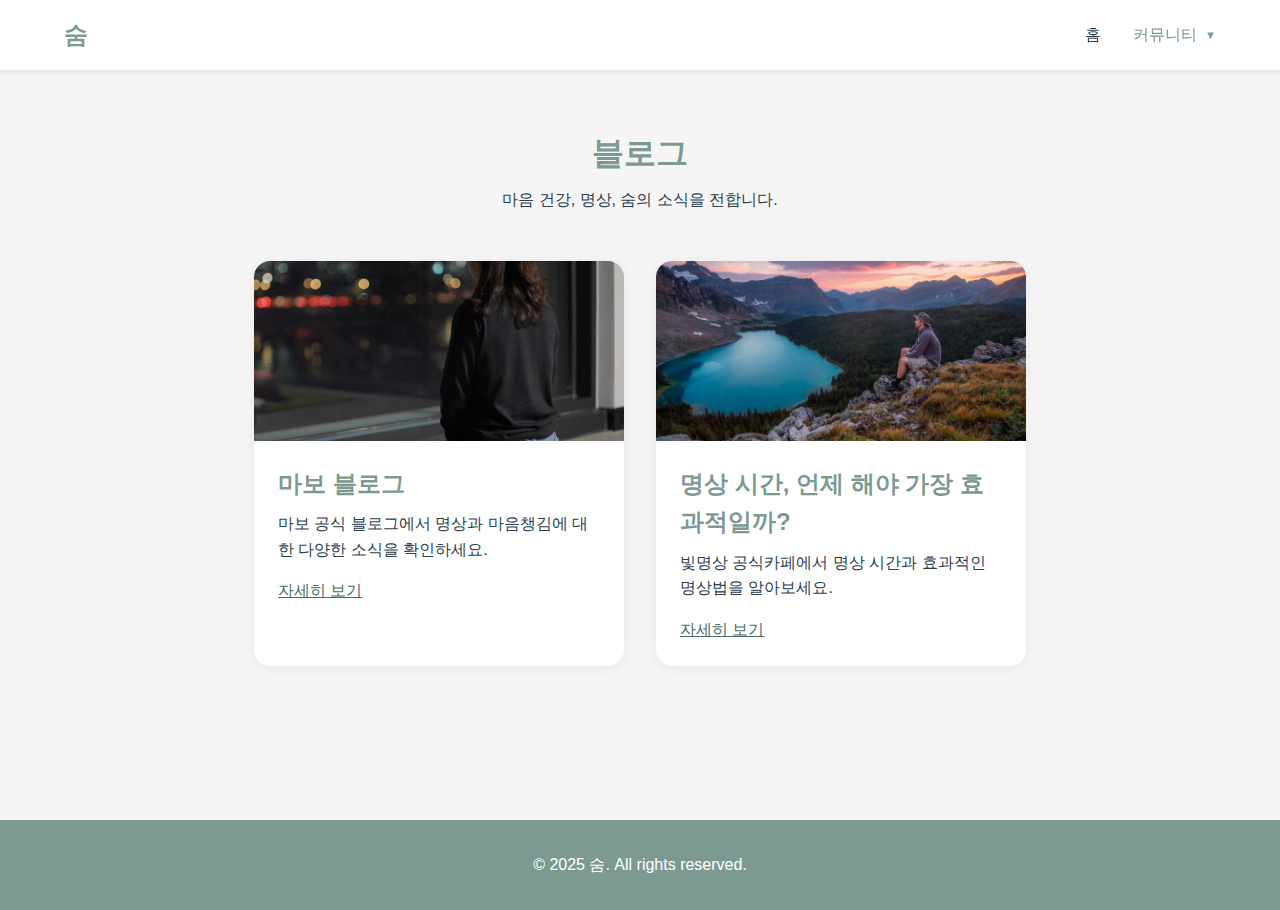
<file: blog.html>
<!DOCTYPE html>
<html lang="ko">
<head>
    <meta charset="UTF-8">
    <meta name="viewport" content="width=device-width, initial-scale=1.0">
    <title>숨 - 블로그</title>
    <link rel="stylesheet" href="css/style.css">
    <link rel="stylesheet" href="css/blog.css">
</head>
<body>
    <header>
        <nav class="navbar">
            <div class="logo">숨</div>
            <ul class="nav-links">
                <li><a href="index.html">홈</a></li>
                <li class="dropdown"><a href="#" class="dropdown-toggle active">커뮤니티    </a>
                    <ul class="dropdown-menu">
                        <li><a href="blog.html" class="active">블로그</a></li>
                        <li><a href="events.html">행사일정</a></li>
                        <li><a href="stories.html">고객 이야기</a></li>
                        <li><a href="research.html">연구자료</a></li>
                    </ul>
                </li>
            </ul>
        </nav>
    </header>
    <main>
        <section class="blog-header">
            <h1>블로그</h1>
            <p>마음 건강, 명상, 숨의 소식을 전합니다.</p>
        </section>
        <section class="blog-list">
            <article class="blog-card">
                <img src="assets/img/blg/blg1.jpeg" alt="명상 효과">
                <div class="blog-info">
                    <h2>마보 블로그</h2>
                    <p>마보 공식 블로그에서 명상과 마음챙김에 대한 다양한 소식을 확인하세요.</p>
                    <a href="https://www.mabopractice.com/blog/677e0baab1f9ce645be29aa8" target="_blank">자세히 보기</a>
                </div>
            </article>
            <article class="blog-card">
                <img src="assets/img/blg/blg2.jpg" alt="마음챙김 실천법">
                <div class="blog-info">
                    <h2>명상 시간, 언제 해야 가장 효과적일까?</h2>
                    <p>빛명상 공식카페에서 명상 시간과 효과적인 명상법을 알아보세요.</p>
                    <a href="https://m.cafe.daum.net/webucs/DeVB/93?svc=TOPRANK" target="_blank">자세히 보기</a>
                </div>
            </article>
        </section>
    </main>
    <footer>
        <div class="footer-content">
            <p>&copy; 2025 숨. All rights reserved.</p>
        </div>
    </footer>
</body>
</html>
</file>
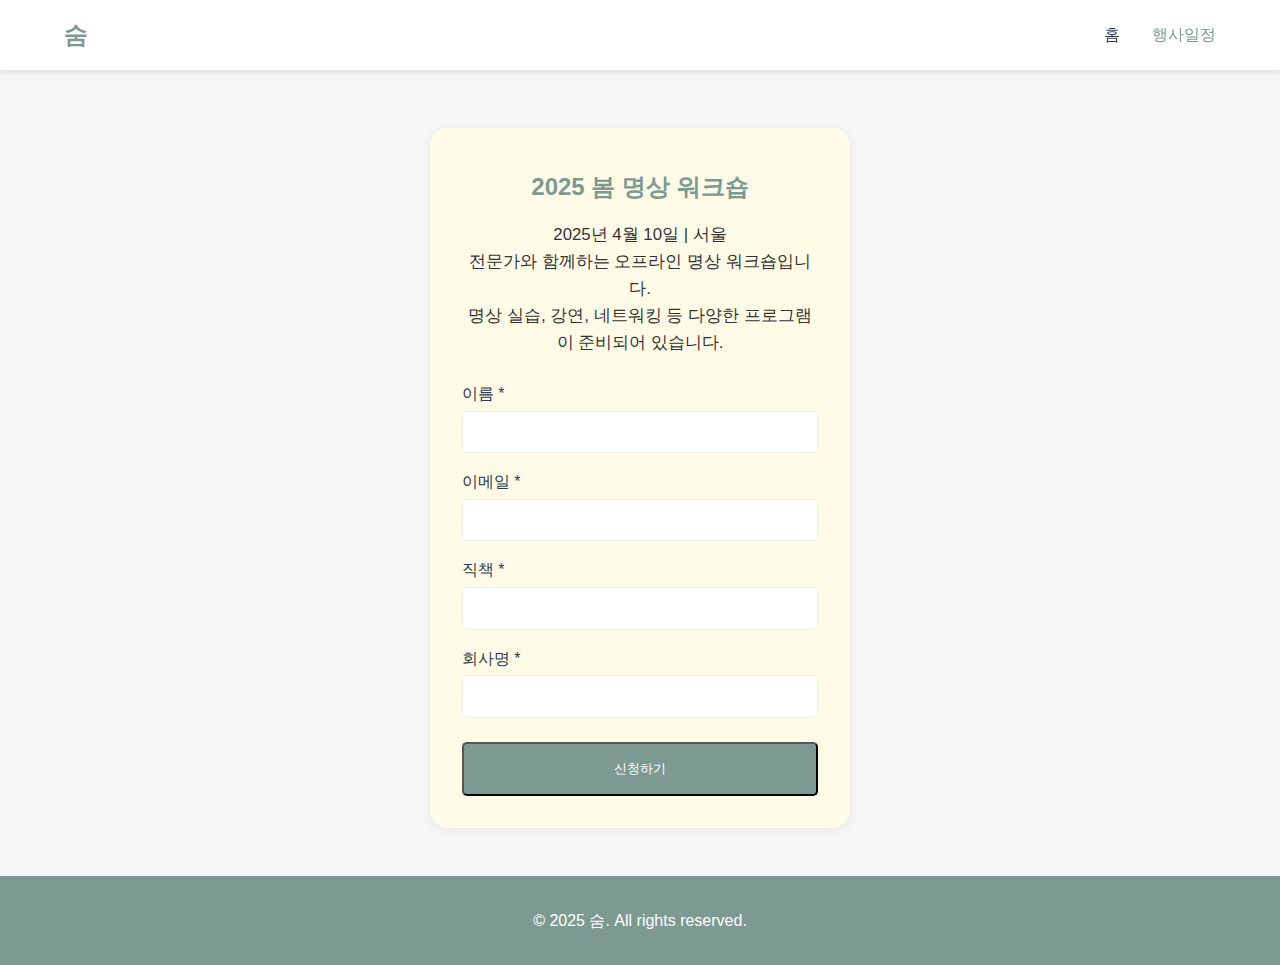
<file: event1.html>
<!DOCTYPE html>
<html lang="ko">
<head>
    <meta charset="UTF-8">
    <meta name="viewport" content="width=device-width, initial-scale=1.0">
    <title>2025 봄 명상 워크숍 신청</title>
    <link rel="stylesheet" href="css/style.css">
    <link rel="stylesheet" href="css/eventform.css">
</head>
<body>
    <header>
        <nav class="navbar">
            <div class="logo">숨</div>
            <ul class="nav-links">
                <li><a href="index.html">홈</a></li>
                <li><a href="events.html" class="active">행사일정</a></li>
            </ul>
        </nav>
    </header>
    <main>
        <section class="eventform-section">
            <div class="eventform-box">
                <h1>2025 봄 명상 워크숍</h1>
                <p>2025년 4월 10일 | 서울<br>전문가와 함께하는 오프라인 명상 워크숍입니다.<br>명상 실습, 강연, 네트워킹 등 다양한 프로그램이 준비되어 있습니다.</p>
                <form class="eventform-form">
                    <div class="form-group"><label for="name">이름 *</label><input type="text" id="name" required></div>
                    <div class="form-group"><label for="email">이메일 *</label><input type="email" id="email" required></div>
                    <div class="form-group"><label for="role">직책 *</label><input type="text" id="role" required></div>
                    <div class="form-group"><label for="company">회사명 *</label><input type="text" id="company" required></div>
                    <button type="submit" class="cta-button">신청하기</button>
                </form>
            </div>
        </section>
    </main>
    <footer>
        <div class="footer-content">
            <p>&copy; 2025 숨. All rights reserved.</p>
        </div>
    </footer>
    <script>
    document.querySelector('.eventform-form').addEventListener('submit', function(e) {
        e.preventDefault();
        alert('신청이 완료되었습니다!');
        this.reset();
    });
    </script>
</body>
</html>
</file>
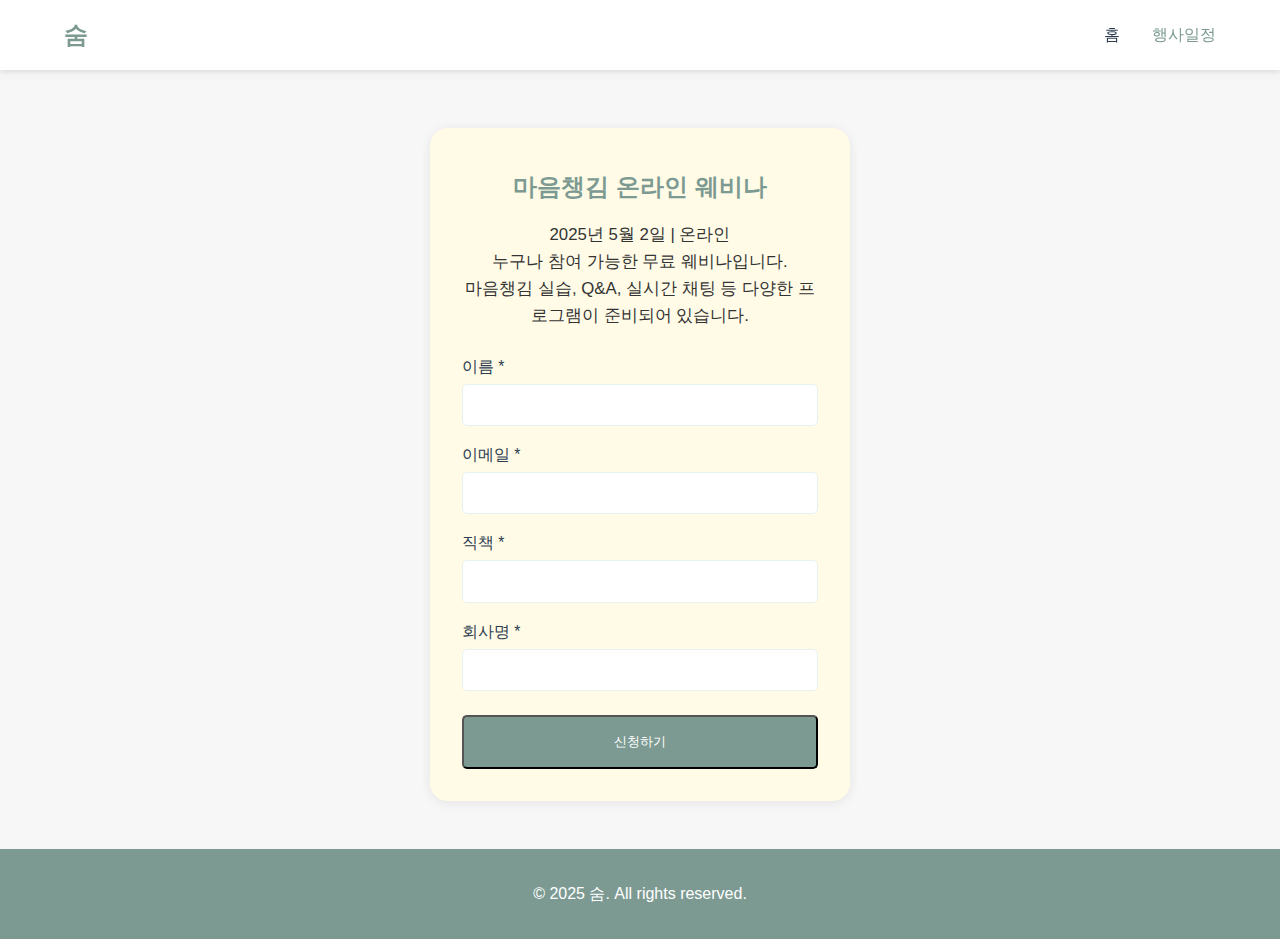
<file: event2.html>
<!DOCTYPE html>
<html lang="ko">
<head>
    <meta charset="UTF-8">
    <meta name="viewport" content="width=device-width, initial-scale=1.0">
    <title>마음챙김 온라인 웨비나 신청</title>
    <link rel="stylesheet" href="css/style.css">
    <link rel="stylesheet" href="css/eventform.css">
</head>
<body>
    <header>
        <nav class="navbar">
            <div class="logo">숨</div>
            <ul class="nav-links">
                <li><a href="index.html">홈</a></li>
                <li><a href="events.html" class="active">행사일정</a></li>
            </ul>
        </nav>
    </header>
    <main>
        <section class="eventform-section">
            <div class="eventform-box">
                <h1>마음챙김 온라인 웨비나</h1>
                <p>2025년 5월 2일 | 온라인<br>누구나 참여 가능한 무료 웨비나입니다.<br>마음챙김 실습, Q&A, 실시간 채팅 등 다양한 프로그램이 준비되어 있습니다.</p>
                <form class="eventform-form">
                    <div class="form-group"><label for="name">이름 *</label><input type="text" id="name" required></div>
                    <div class="form-group"><label for="email">이메일 *</label><input type="email" id="email" required></div>
                    <div class="form-group"><label for="role">직책 *</label><input type="text" id="role" required></div>
                    <div class="form-group"><label for="company">회사명 *</label><input type="text" id="company" required></div>
                    <button type="submit" class="cta-button">신청하기</button>
                </form>
            </div>
        </section>
    </main>
    <footer>
        <div class="footer-content">
            <p>&copy; 2025 숨. All rights reserved.</p>
        </div>
    </footer>
    <script>
    document.querySelector('.eventform-form').addEventListener('submit', function(e) {
        e.preventDefault();
        alert('신청이 완료되었습니다!');
        this.reset();
    });
    </script>
</body>
</html>
</file>
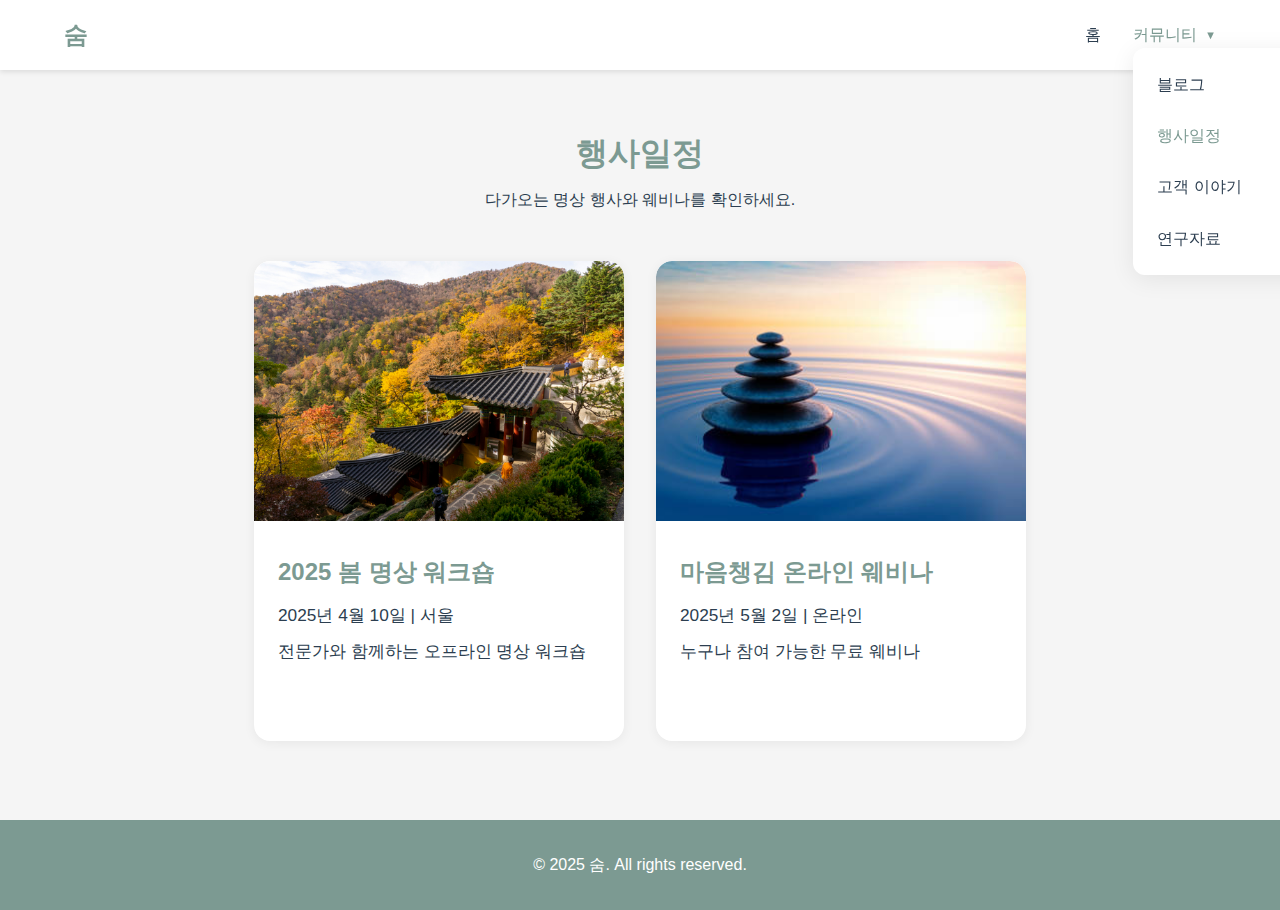
<file: events.html>
<!DOCTYPE html>
<html lang="ko">
<head>
    <meta charset="UTF-8">
    <meta name="viewport" content="width=device-width, initial-scale=1.0">
    <title>숨 - 행사일정</title>
    <link rel="stylesheet" href="css/style.css">
    <link rel="stylesheet" href="css/events.css">
</head>
<body>
    <header>
        <nav class="navbar">
            <div class="logo">숨</div>
            <ul class="nav-links">
                <li><a href="index.html">홈</a></li>
                <li class="dropdown active"><a href="#" class="dropdown-toggle active"><span>커뮤니티</span> <i class="bi bi-chevron-down"></i></a>
                    <ul class="dropdown-menu">
                        <li><a href="blog.html">블로그</a></li>
                        <li><a href="events.html" class="active">행사일정</a></li>
                        <li><a href="stories.html">고객 이야기</a></li>
                        <li><a href="research.html">연구자료</a></li>
                    </ul>
                </li>
            </ul>
        </nav>
    </header>
    <main>
        <section class="events-header">
            <h1>행사일정</h1>
            <p>다가오는 명상 행사와 웨비나를 확인하세요.</p>
        </section>
        <section class="events-list">
            <a href="event1.html" class="event-link">
                <article class="event-card">
                    <img src="assets/img/date/date1.jpg" alt="명상 워크숍">
                    <div class="event-info">
                        <h2>2025 봄 명상 워크숍</h2>
                        <p>2025년 4월 10일 | 서울</p>
                        <p>전문가와 함께하는 오프라인 명상 워크숍</p>
                    </div>
                </article>
            </a>
            <a href="event2.html" class="event-link">
                <article class="event-card">
                    <img src="assets/img/date/date2.jpg" alt="온라인 웨비나">
                    <div class="event-info">
                        <h2>마음챙김 온라인 웨비나</h2>
                        <p>2025년 5월 2일 | 온라인</p>
                        <p>누구나 참여 가능한 무료 웨비나</p>
                    </div>
                </article>
            </a>
        </section>

        <!-- 행사 상세/신청 모달 1 -->
        <div class="modal-overlay" id="modal-event1" tabindex="-1" aria-modal="true" role="dialog">
            <div class="modal-content event-modal-content">
                <button class="modal-close" aria-label="닫기">&times;</button>
                <h3>2025 봄 명상 워크숍</h3>
                <p>2025년 4월 10일 | 서울<br>전문가와 함께하는 오프라인 명상 워크숍입니다.<br>명상 실습, 강연, 네트워킹 등 다양한 프로그램이 준비되어 있습니다.</p>
                <form class="event-form">
                    <div class="form-group"><label for="name1">이름 *</label><input type="text" id="name1" required></div>
                    <div class="form-group"><label for="email1">이메일 *</label><input type="email" id="email1" required></div>
                    <div class="form-group"><label for="role1">직책 *</label><input type="text" id="role1" required></div>
                    <div class="form-group"><label for="company1">회사명 *</label><input type="text" id="company1" required></div>
                    <button type="submit" class="cta-button">신청하기</button>
                </form>
            </div>
        </div>
        <!-- 행사 상세/신청 모달 2 -->
        <div class="modal-overlay" id="modal-event2" tabindex="-1" aria-modal="true" role="dialog">
            <div class="modal-content event-modal-content">
                <button class="modal-close" aria-label="닫기">&times;</button>
                <h3>마음챙김 온라인 웨비나</h3>
                <p>2025년 5월 2일 | 온라인<br>누구나 참여 가능한 무료 웨비나입니다.<br>마음챙김 실습, Q&A, 실시간 채팅 등 다양한 프로그램이 준비되어 있습니다.</p>
                <form class="event-form">
                    <div class="form-group"><label for="name2">이름 *</label><input type="text" id="name2" required></div>
                    <div class="form-group"><label for="email2">이메일 *</label><input type="email" id="email2" required></div>
                    <div class="form-group"><label for="role2">직책 *</label><input type="text" id="role2" required></div>
                    <div class="form-group"><label for="company2">회사명 *</label><input type="text" id="company2" required></div>
                    <button type="submit" class="cta-button">신청하기</button>
                </form>
            </div>
        </div>
    </main>
    <footer>
        <div class="footer-content">
            <p>&copy; 2025 숨. All rights reserved.</p>
        </div>
    </footer>
</body>
</html>
</file>
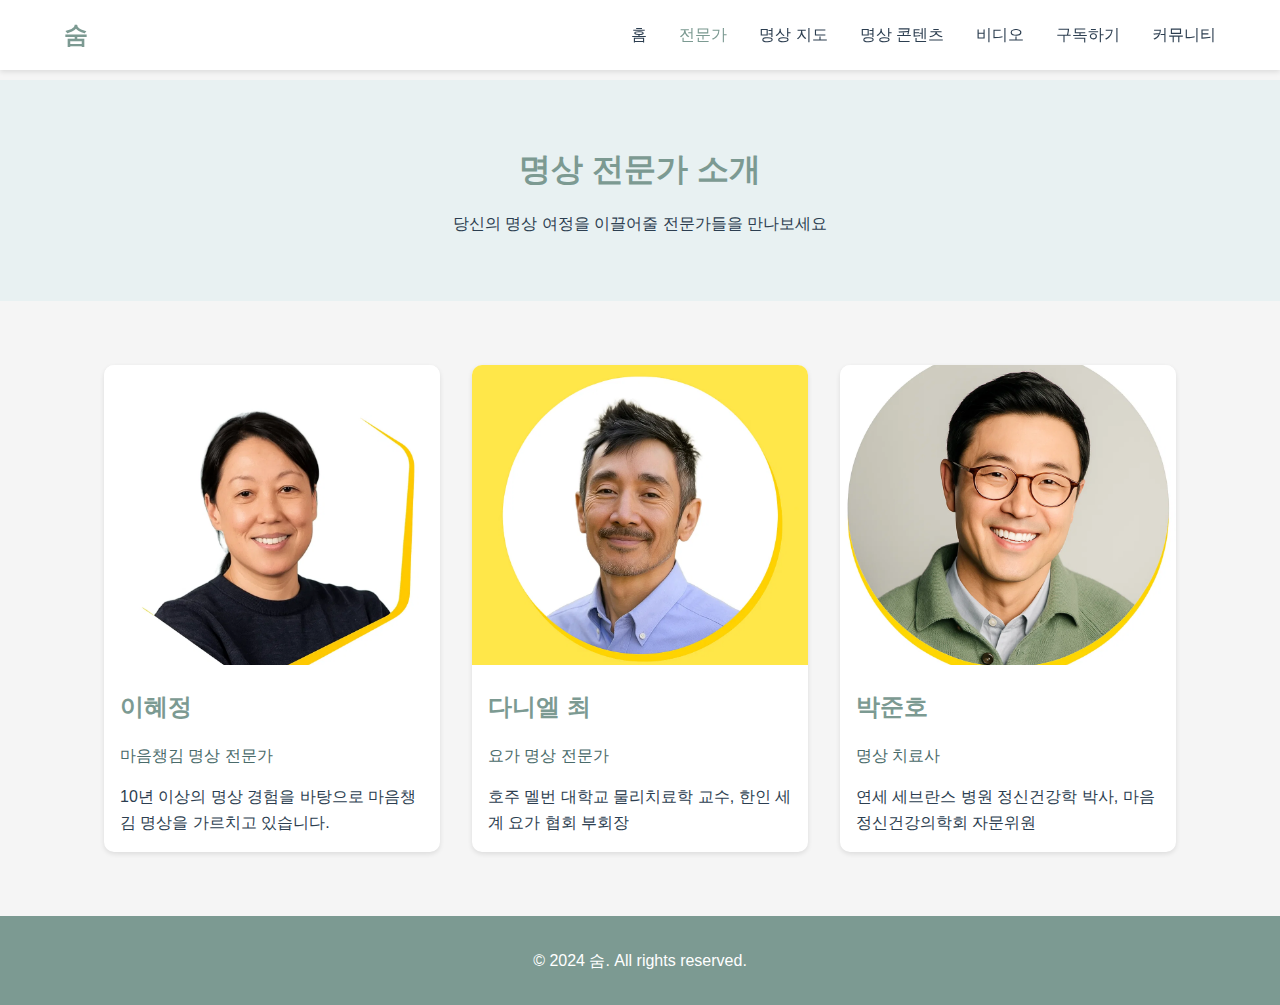
<file: experts.html>
<!DOCTYPE html>
<html lang="ko">
<head>
    <meta charset="UTF-8">
    <meta name="viewport" content="width=device-width, initial-scale=1.0">
    <title>숨 - 전문가 소개</title>
    <link rel="stylesheet" href="css/style.css">
    <link rel="stylesheet" href="css/experts.css">
</head>
<body>
    <header>
        <nav class="navbar">
            <div class="logo">숨</div>
            <ul class="nav-links">
                <li><a href="index.html">홈</a></li>
                <li><a href="experts.html" class="active">전문가</a></li>
                <li><a href="map.html">명상 지도</a></li>
                <li><a href="content.html">명상 콘텐츠</a></li>
                <li><a href="videos.html">비디오</a></li>
                <li><a href="subscribe.html">구독하기</a></li>
                <li class="dropdown"><a href="#"><span>커뮤니티</span> <i class="bi bi-chevron-down"></i></a>
                    <ul class="dropdown-menu">
                        <li><a href="blog.html">블로그</a></li>
                        <li><a href="events.html">행사일정</a></li>
                        <li><a href="stories.html">고객 이야기</a></li>
                        <li><a href="research.html">연구자료</a></li>
                    </ul>
                </li>
            </ul>
            <div class="hamburger">
                <span></span>
                <span></span>
                <span></span>
            </div>
        </nav>
    </header>

    <main>
        <section class="experts-header">
            <h1>명상 전문가 소개</h1>
            <p>당신의 명상 여정을 이끌어줄 전문가들을 만나보세요</p>
        </section>

        <section class="experts-grid">
            <div class="expert-card">
                <img src="assets/img/profile1.jpg" alt="김민수 명상 전문가">
                <h2>이혜정</h2>
                <p class="expert-title">마음챙김 명상 전문가</p>
                <p class="expert-description">10년 이상의 명상 경험을 바탕으로 마음챙김 명상을 가르치고 있습니다.</p>
            </div>

            <div class="expert-card">
                <img src="assets/img/profile2.jpg" alt="이지은 요가 명상 전문가">
                <h2>다니엘 최</h2>
                <p class="expert-title">요가 명상 전문가</p>
                <p class="expert-description">호주 멜번 대학교 물리치료학 교수, 한인 세계 요가 협회 부회장</p>
            </div>

            <div class="expert-card">
                <img src="assets/img/profile3.jpg" alt="박준호 명상 치료사">
                <h2>박준호</h2>
                <p class="expert-title">명상 치료사</p>
                <p class="expert-description">연세 세브란스 병원 정신건강학 박사, 마음정신건강의학회 자문위원</p>
            </div>
        </section>
    </main>

    <footer>
        <div class="footer-content">
            <p>&copy; 2024 숨. All rights reserved.</p>
        </div>
    </footer>

    <script src="js/main.js"></script>
</body>
</html>
</file>
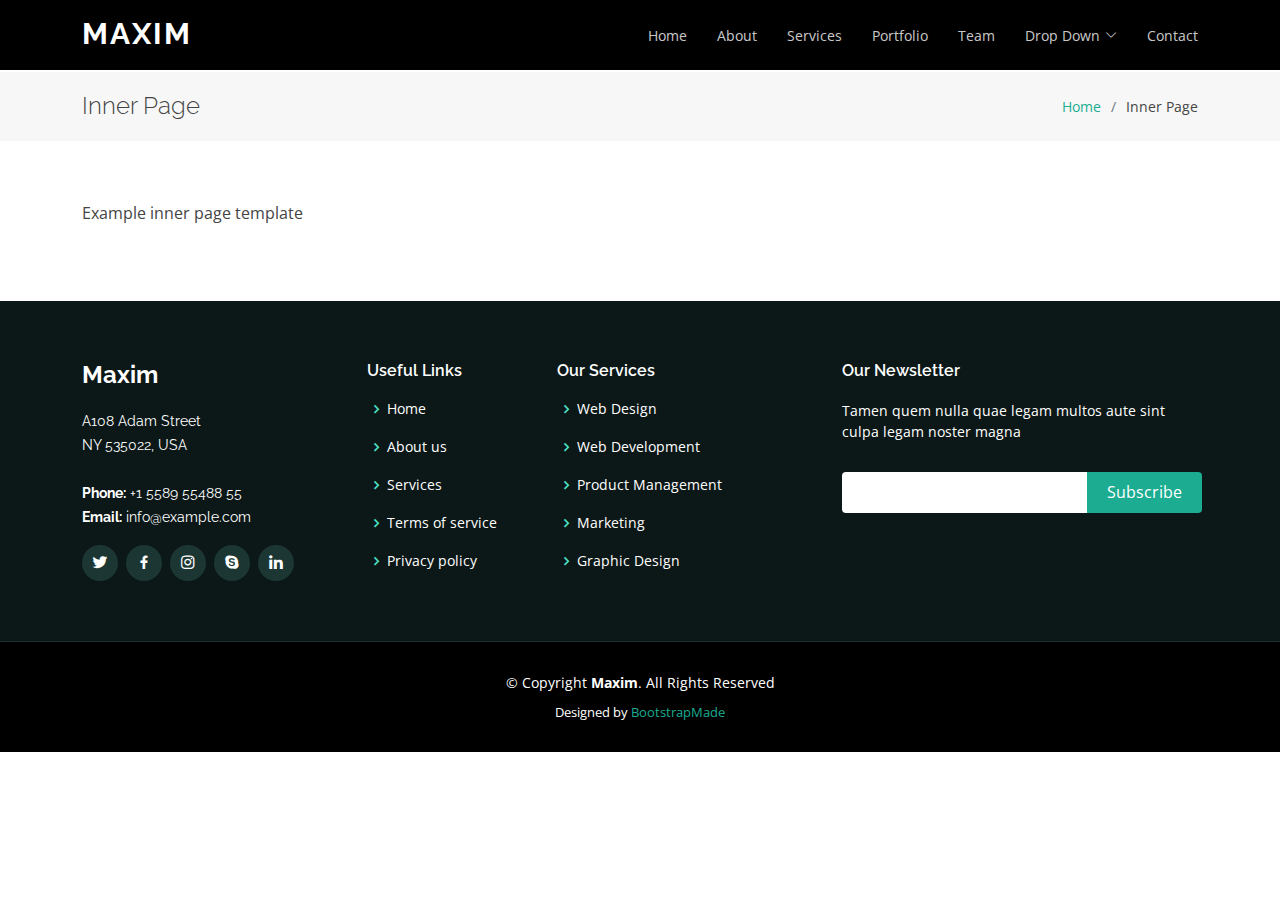
<file: inner-page.html>
<!DOCTYPE html>
<html lang="en">

<head>
  <meta charset="utf-8">
  <meta content="width=device-width, initial-scale=1.0" name="viewport">

  <title>Inner Page - Maxim Bootstrap Template</title>
  <meta content="" name="description">
  <meta content="" name="keywords">

  <!-- Favicons -->
  <link href="assets/img/favicon.png" rel="icon">
  <link href="assets/img/apple-touch-icon.png" rel="apple-touch-icon">

  <!-- Google Fonts -->
  <link href="https://fonts.googleapis.com/css?family=Open+Sans:300,300i,400,400i,600,600i,700,700i|Raleway:300,300i,400,400i,500,500i,600,600i,700,700i|Poppins:300,300i,400,400i,500,500i,600,600i,700,700i" rel="stylesheet">

  <!-- Vendor CSS Files -->
  <link href="assets/vendor/aos/aos.css" rel="stylesheet">
  <link href="assets/vendor/bootstrap/css/bootstrap.min.css" rel="stylesheet">
  <link href="assets/vendor/bootstrap-icons/bootstrap-icons.css" rel="stylesheet">
  <link href="assets/vendor/boxicons/css/boxicons.min.css" rel="stylesheet">
  <link href="assets/vendor/glightbox/css/glightbox.min.css" rel="stylesheet">
  <link href="assets/vendor/swiper/swiper-bundle.min.css" rel="stylesheet">

  <!-- Template Main CSS File -->
  <link href="assets/css/style.css" rel="stylesheet">

  <!-- =======================================================
  * Template Name: Maxim
  * Template URL: https://bootstrapmade.com/maxim-free-onepage-bootstrap-theme/
  * Updated: Mar 17 2024 with Bootstrap v5.3.3
  * Author: BootstrapMade.com
  * License: https://bootstrapmade.com/license/
  ======================================================== -->
</head>

<body>

  <!-- ======= Header ======= -->
  <header id="header" class="fixed-top d-flex align-items-center">
    <div class="container d-flex justify-content-between">

      <div class="logo">
        <h1><a href="index.html">Maxim</a></h1>
        <!-- Uncomment below if you prefer to use an image logo -->
        <!-- <a href="index.html"><img src="assets/img/logo.png" alt="" class="img-fluid"></a>-->
      </div>

      <nav id="navbar" class="navbar">
        <ul>
          <li><a class="nav-link scrollto " href="#hero">Home</a></li>
          <li><a class="nav-link scrollto" href="#about">About</a></li>
          <li><a class="nav-link scrollto" href="#services">Services</a></li>
          <li><a class="nav-link scrollto " href="#portfolio">Portfolio</a></li>
          <li><a class="nav-link scrollto" href="#team">Team</a></li>
          <li class="dropdown"><a href="#"><span>Drop Down</span> <i class="bi bi-chevron-down"></i></a>
            <ul>
              <li><a href="#">Drop Down 1</a></li>
              <li class="dropdown"><a href="#"><span>Deep Drop Down</span> <i class="bi bi-chevron-right"></i></a>
                <ul>
                  <li><a href="#">Deep Drop Down 1</a></li>
                  <li><a href="#">Deep Drop Down 2</a></li>
                  <li><a href="#">Deep Drop Down 3</a></li>
                  <li><a href="#">Deep Drop Down 4</a></li>
                  <li><a href="#">Deep Drop Down 5</a></li>
                </ul>
              </li>
              <li><a href="#">Drop Down 2</a></li>
              <li><a href="#">Drop Down 3</a></li>
              <li><a href="#">Drop Down 4</a></li>
            </ul>
          </li>
          <li><a class="nav-link scrollto" href="#contact">Contact</a></li>
        </ul>
        <i class="bi bi-list mobile-nav-toggle"></i>
      </nav><!-- .navbar -->

    </div>
  </header><!-- End Header -->

  <main id="main">

    <!-- ======= Breadcrumbs Section ======= -->
    <section class="breadcrumbs">
      <div class="container">

        <div class="d-flex justify-content-between align-items-center">
          <h2>Inner Page</h2>
          <ol>
            <li><a href="index.html">Home</a></li>
            <li>Inner Page</li>
          </ol>
        </div>

      </div>
    </section><!-- End Breadcrumbs Section -->

    <section class="inner-page">
      <div class="container">
        <p>
          Example inner page template
        </p>
      </div>
    </section>

  </main><!-- End #main -->

  <!-- ======= Footer ======= -->
  <footer id="footer">
    <div class="footer-top">
      <div class="container">
        <div class="row">

          <div class="col-lg-3 col-md-6">
            <div class="footer-info">
              <h3>Maxim</h3>
              <p>
                A108 Adam Street <br>
                NY 535022, USA<br><br>
                <strong>Phone:</strong> +1 5589 55488 55<br>
                <strong>Email:</strong> info@example.com<br>
              </p>
              <div class="social-links mt-3">
                <a href="#" class="twitter"><i class="bx bxl-twitter"></i></a>
                <a href="#" class="facebook"><i class="bx bxl-facebook"></i></a>
                <a href="#" class="instagram"><i class="bx bxl-instagram"></i></a>
                <a href="#" class="google-plus"><i class="bx bxl-skype"></i></a>
                <a href="#" class="linkedin"><i class="bx bxl-linkedin"></i></a>
              </div>
            </div>
          </div>

          <div class="col-lg-2 col-md-6 footer-links">
            <h4>Useful Links</h4>
            <ul>
              <li><i class="bx bx-chevron-right"></i> <a href="#">Home</a></li>
              <li><i class="bx bx-chevron-right"></i> <a href="#">About us</a></li>
              <li><i class="bx bx-chevron-right"></i> <a href="#">Services</a></li>
              <li><i class="bx bx-chevron-right"></i> <a href="#">Terms of service</a></li>
              <li><i class="bx bx-chevron-right"></i> <a href="#">Privacy policy</a></li>
            </ul>
          </div>

          <div class="col-lg-3 col-md-6 footer-links">
            <h4>Our Services</h4>
            <ul>
              <li><i class="bx bx-chevron-right"></i> <a href="#">Web Design</a></li>
              <li><i class="bx bx-chevron-right"></i> <a href="#">Web Development</a></li>
              <li><i class="bx bx-chevron-right"></i> <a href="#">Product Management</a></li>
              <li><i class="bx bx-chevron-right"></i> <a href="#">Marketing</a></li>
              <li><i class="bx bx-chevron-right"></i> <a href="#">Graphic Design</a></li>
            </ul>
          </div>

          <div class="col-lg-4 col-md-6 footer-newsletter">
            <h4>Our Newsletter</h4>
            <p>Tamen quem nulla quae legam multos aute sint culpa legam noster magna</p>
            <form action="" method="post">
              <input type="email" name="email"><input type="submit" value="Subscribe">
            </form>

          </div>

        </div>
      </div>
    </div>

    <div class="container">
      <div class="copyright">
        &copy; Copyright <strong><span>Maxim</span></strong>. All Rights Reserved
      </div>
      <div class="credits">
        <!-- All the links in the footer should remain intact. -->
        <!-- You can delete the links only if you purchased the pro version. -->
        <!-- Licensing information: https://bootstrapmade.com/license/ -->
        <!-- Purchase the pro version with working PHP/AJAX contact form: https://bootstrapmade.com/maxim-free-onepage-bootstrap-theme/ -->
        Designed by <a href="https://bootstrapmade.com/">BootstrapMade</a>
      </div>
    </div>
  </footer><!-- End Footer -->

  <a href="#" class="back-to-top d-flex align-items-center justify-content-center"><i class="bi bi-arrow-up-short"></i></a>

  <!-- Vendor JS Files -->
  <script src="assets/vendor/aos/aos.js"></script>
  <script src="assets/vendor/bootstrap/js/bootstrap.bundle.min.js"></script>
  <script src="assets/vendor/glightbox/js/glightbox.min.js"></script>
  <script src="assets/vendor/isotope-layout/isotope.pkgd.min.js"></script>
  <script src="assets/vendor/swiper/swiper-bundle.min.js"></script>
  <script src="assets/vendor/php-email-form/validate.js"></script>

  <!-- Template Main JS File -->
  <script src="assets/js/main.js"></script>

</body>

</html>
</file>
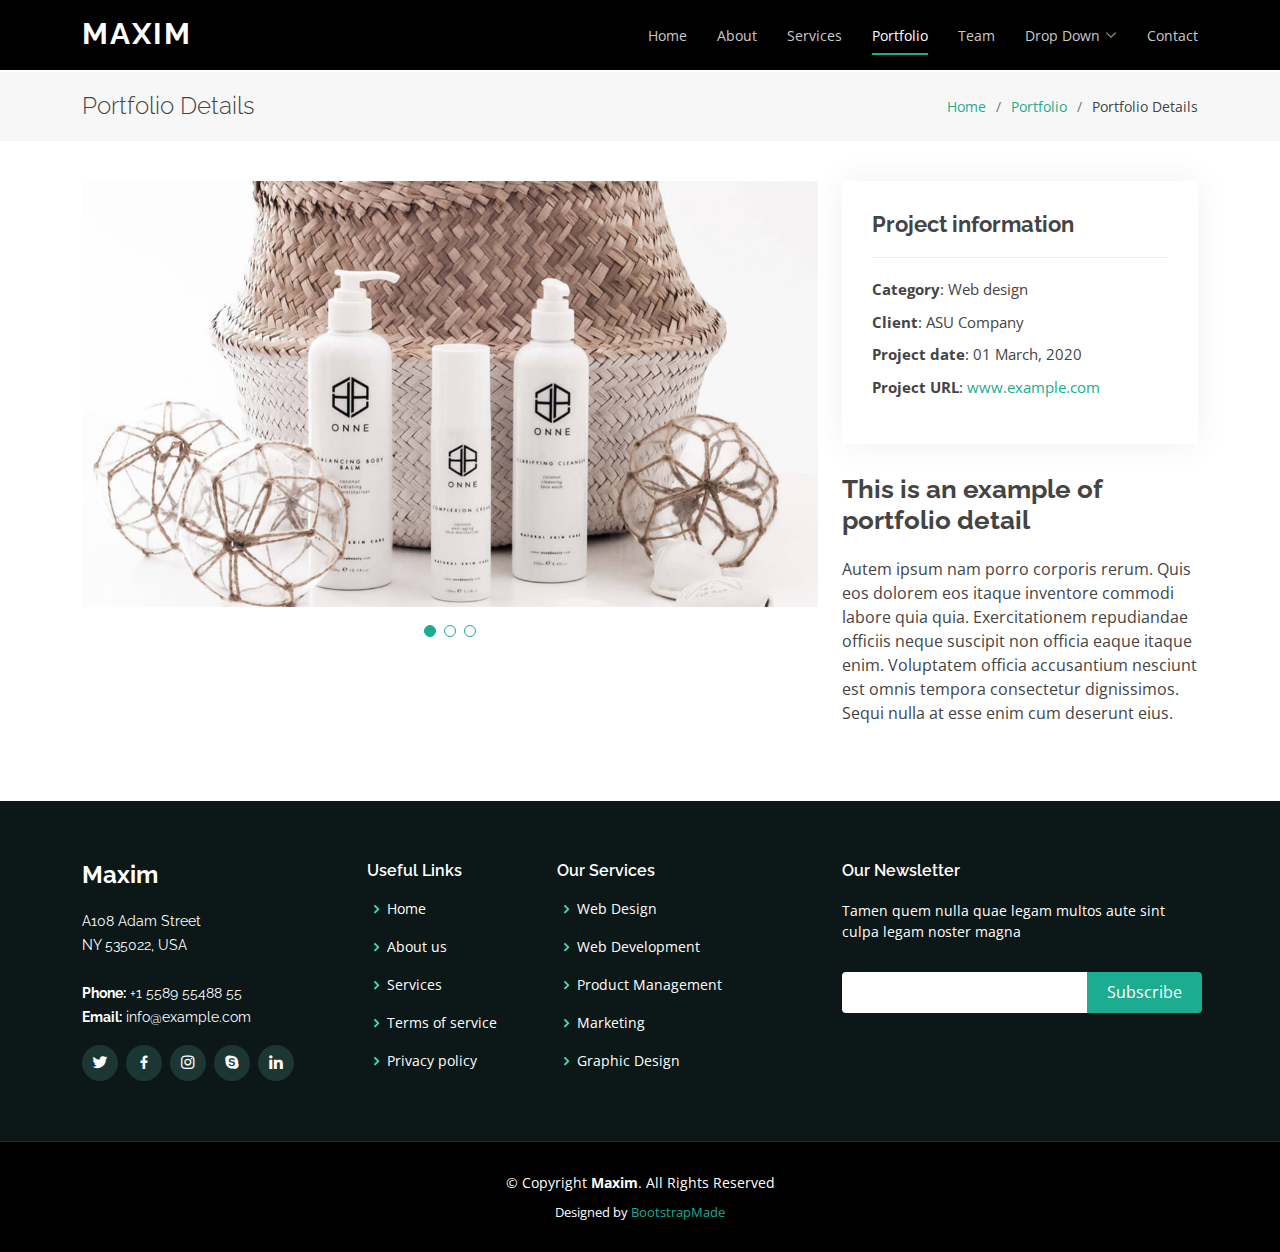
<file: portfolio-details.html>
<!DOCTYPE html>
<html lang="en">

<head>
  <meta charset="utf-8">
  <meta content="width=device-width, initial-scale=1.0" name="viewport">

  <title>Portfolio Details - Maxim Bootstrap Template</title>
  <meta content="" name="description">
  <meta content="" name="keywords">

  <!-- Favicons -->
  <link href="assets/img/favicon.png" rel="icon">
  <link href="assets/img/apple-touch-icon.png" rel="apple-touch-icon">

  <!-- Google Fonts -->
  <link href="https://fonts.googleapis.com/css?family=Open+Sans:300,300i,400,400i,600,600i,700,700i|Raleway:300,300i,400,400i,500,500i,600,600i,700,700i|Poppins:300,300i,400,400i,500,500i,600,600i,700,700i" rel="stylesheet">

  <!-- Vendor CSS Files -->
  <link href="assets/vendor/aos/aos.css" rel="stylesheet">
  <link href="assets/vendor/bootstrap/css/bootstrap.min.css" rel="stylesheet">
  <link href="assets/vendor/bootstrap-icons/bootstrap-icons.css" rel="stylesheet">
  <link href="assets/vendor/boxicons/css/boxicons.min.css" rel="stylesheet">
  <link href="assets/vendor/glightbox/css/glightbox.min.css" rel="stylesheet">
  <link href="assets/vendor/swiper/swiper-bundle.min.css" rel="stylesheet">

  <!-- Template Main CSS File -->
  <link href="assets/css/style.css" rel="stylesheet">

  <!-- =======================================================
  * Template Name: Maxim
  * Template URL: https://bootstrapmade.com/maxim-free-onepage-bootstrap-theme/
  * Updated: Mar 17 2024 with Bootstrap v5.3.3
  * Author: BootstrapMade.com
  * License: https://bootstrapmade.com/license/
  ======================================================== -->
</head>

<body>

  <!-- ======= Header ======= -->
  <header id="header" class="fixed-top d-flex align-items-center">
    <div class="container d-flex justify-content-between">

      <div class="logo">
        <h1><a href="index.html">Maxim</a></h1>
        <!-- Uncomment below if you prefer to use an image logo -->
        <!-- <a href="index.html"><img src="assets/img/logo.png" alt="" class="img-fluid"></a>-->
      </div>

      <nav id="navbar" class="navbar">
        <ul>
          <li><a class="nav-link scrollto " href="#hero">Home</a></li>
          <li><a class="nav-link scrollto" href="#about">About</a></li>
          <li><a class="nav-link scrollto" href="#services">Services</a></li>
          <li><a class="nav-link scrollto active" href="#portfolio">Portfolio</a></li>
          <li><a class="nav-link scrollto" href="#team">Team</a></li>
          <li class="dropdown"><a href="#"><span>Drop Down</span> <i class="bi bi-chevron-down"></i></a>
            <ul>
              <li><a href="#">Drop Down 1</a></li>
              <li class="dropdown"><a href="#"><span>Deep Drop Down</span> <i class="bi bi-chevron-right"></i></a>
                <ul>
                  <li><a href="#">Deep Drop Down 1</a></li>
                  <li><a href="#">Deep Drop Down 2</a></li>
                  <li><a href="#">Deep Drop Down 3</a></li>
                  <li><a href="#">Deep Drop Down 4</a></li>
                  <li><a href="#">Deep Drop Down 5</a></li>
                </ul>
              </li>
              <li><a href="#">Drop Down 2</a></li>
              <li><a href="#">Drop Down 3</a></li>
              <li><a href="#">Drop Down 4</a></li>
            </ul>
          </li>
          <li><a class="nav-link scrollto" href="#contact">Contact</a></li>
        </ul>
        <i class="bi bi-list mobile-nav-toggle"></i>
      </nav><!-- .navbar -->

    </div>
  </header><!-- End Header -->

  <main id="main">

    <!-- ======= Breadcrumbs Section ======= -->
    <section class="breadcrumbs">
      <div class="container">

        <div class="d-flex justify-content-between align-items-center">
          <h2>Portfolio Details</h2>
          <ol>
            <li><a href="index.html">Home</a></li>
            <li><a href="portfolio.html">Portfolio</a></li>
            <li>Portfolio Details</li>
          </ol>
        </div>

      </div>
    </section><!-- Breadcrumbs Section -->

    <!-- ======= Portfolio Details Section ======= -->
    <section id="portfolio-details" class="portfolio-details">
      <div class="container">

        <div class="row gy-4">

          <div class="col-lg-8">
            <div class="portfolio-details-slider swiper">
              <div class="swiper-wrapper align-items-center">

                <div class="swiper-slide">
                  <img src="assets/img/portfolio/portfolio-details-1.jpg" alt="">
                </div>

                <div class="swiper-slide">
                  <img src="assets/img/portfolio/portfolio-details-2.jpg" alt="">
                </div>

                <div class="swiper-slide">
                  <img src="assets/img/portfolio/portfolio-details-3.jpg" alt="">
                </div>

              </div>
              <div class="swiper-pagination"></div>
            </div>
          </div>

          <div class="col-lg-4">
            <div class="portfolio-info">
              <h3>Project information</h3>
              <ul>
                <li><strong>Category</strong>: Web design</li>
                <li><strong>Client</strong>: ASU Company</li>
                <li><strong>Project date</strong>: 01 March, 2020</li>
                <li><strong>Project URL</strong>: <a href="#">www.example.com</a></li>
              </ul>
            </div>
            <div class="portfolio-description">
              <h2>This is an example of portfolio detail</h2>
              <p>
                Autem ipsum nam porro corporis rerum. Quis eos dolorem eos itaque inventore commodi labore quia quia. Exercitationem repudiandae officiis neque suscipit non officia eaque itaque enim. Voluptatem officia accusantium nesciunt est omnis tempora consectetur dignissimos. Sequi nulla at esse enim cum deserunt eius.
              </p>
            </div>
          </div>

        </div>

      </div>
    </section><!-- End Portfolio Details Section -->

  </main><!-- End #main -->

  <!-- ======= Footer ======= -->
  <footer id="footer">
    <div class="footer-top">
      <div class="container">
        <div class="row">

          <div class="col-lg-3 col-md-6">
            <div class="footer-info">
              <h3>Maxim</h3>
              <p>
                A108 Adam Street <br>
                NY 535022, USA<br><br>
                <strong>Phone:</strong> +1 5589 55488 55<br>
                <strong>Email:</strong> info@example.com<br>
              </p>
              <div class="social-links mt-3">
                <a href="#" class="twitter"><i class="bx bxl-twitter"></i></a>
                <a href="#" class="facebook"><i class="bx bxl-facebook"></i></a>
                <a href="#" class="instagram"><i class="bx bxl-instagram"></i></a>
                <a href="#" class="google-plus"><i class="bx bxl-skype"></i></a>
                <a href="#" class="linkedin"><i class="bx bxl-linkedin"></i></a>
              </div>
            </div>
          </div>

          <div class="col-lg-2 col-md-6 footer-links">
            <h4>Useful Links</h4>
            <ul>
              <li><i class="bx bx-chevron-right"></i> <a href="#">Home</a></li>
              <li><i class="bx bx-chevron-right"></i> <a href="#">About us</a></li>
              <li><i class="bx bx-chevron-right"></i> <a href="#">Services</a></li>
              <li><i class="bx bx-chevron-right"></i> <a href="#">Terms of service</a></li>
              <li><i class="bx bx-chevron-right"></i> <a href="#">Privacy policy</a></li>
            </ul>
          </div>

          <div class="col-lg-3 col-md-6 footer-links">
            <h4>Our Services</h4>
            <ul>
              <li><i class="bx bx-chevron-right"></i> <a href="#">Web Design</a></li>
              <li><i class="bx bx-chevron-right"></i> <a href="#">Web Development</a></li>
              <li><i class="bx bx-chevron-right"></i> <a href="#">Product Management</a></li>
              <li><i class="bx bx-chevron-right"></i> <a href="#">Marketing</a></li>
              <li><i class="bx bx-chevron-right"></i> <a href="#">Graphic Design</a></li>
            </ul>
          </div>

          <div class="col-lg-4 col-md-6 footer-newsletter">
            <h4>Our Newsletter</h4>
            <p>Tamen quem nulla quae legam multos aute sint culpa legam noster magna</p>
            <form action="" method="post">
              <input type="email" name="email"><input type="submit" value="Subscribe">
            </form>

          </div>

        </div>
      </div>
    </div>

    <div class="container">
      <div class="copyright">
        &copy; Copyright <strong><span>Maxim</span></strong>. All Rights Reserved
      </div>
      <div class="credits">
        <!-- All the links in the footer should remain intact. -->
        <!-- You can delete the links only if you purchased the pro version. -->
        <!-- Licensing information: https://bootstrapmade.com/license/ -->
        <!-- Purchase the pro version with working PHP/AJAX contact form: https://bootstrapmade.com/maxim-free-onepage-bootstrap-theme/ -->
        Designed by <a href="https://bootstrapmade.com/">BootstrapMade</a>
      </div>
    </div>
  </footer><!-- End Footer -->

  <a href="#" class="back-to-top d-flex align-items-center justify-content-center"><i class="bi bi-arrow-up-short"></i></a>

  <!-- Vendor JS Files -->
  <script src="assets/vendor/aos/aos.js"></script>
  <script src="assets/vendor/bootstrap/js/bootstrap.bundle.min.js"></script>
  <script src="assets/vendor/glightbox/js/glightbox.min.js"></script>
  <script src="assets/vendor/isotope-layout/isotope.pkgd.min.js"></script>
  <script src="assets/vendor/swiper/swiper-bundle.min.js"></script>
  <script src="assets/vendor/php-email-form/validate.js"></script>

  <!-- Template Main JS File -->
  <script src="assets/js/main.js"></script>

</body>

</html>
</file>
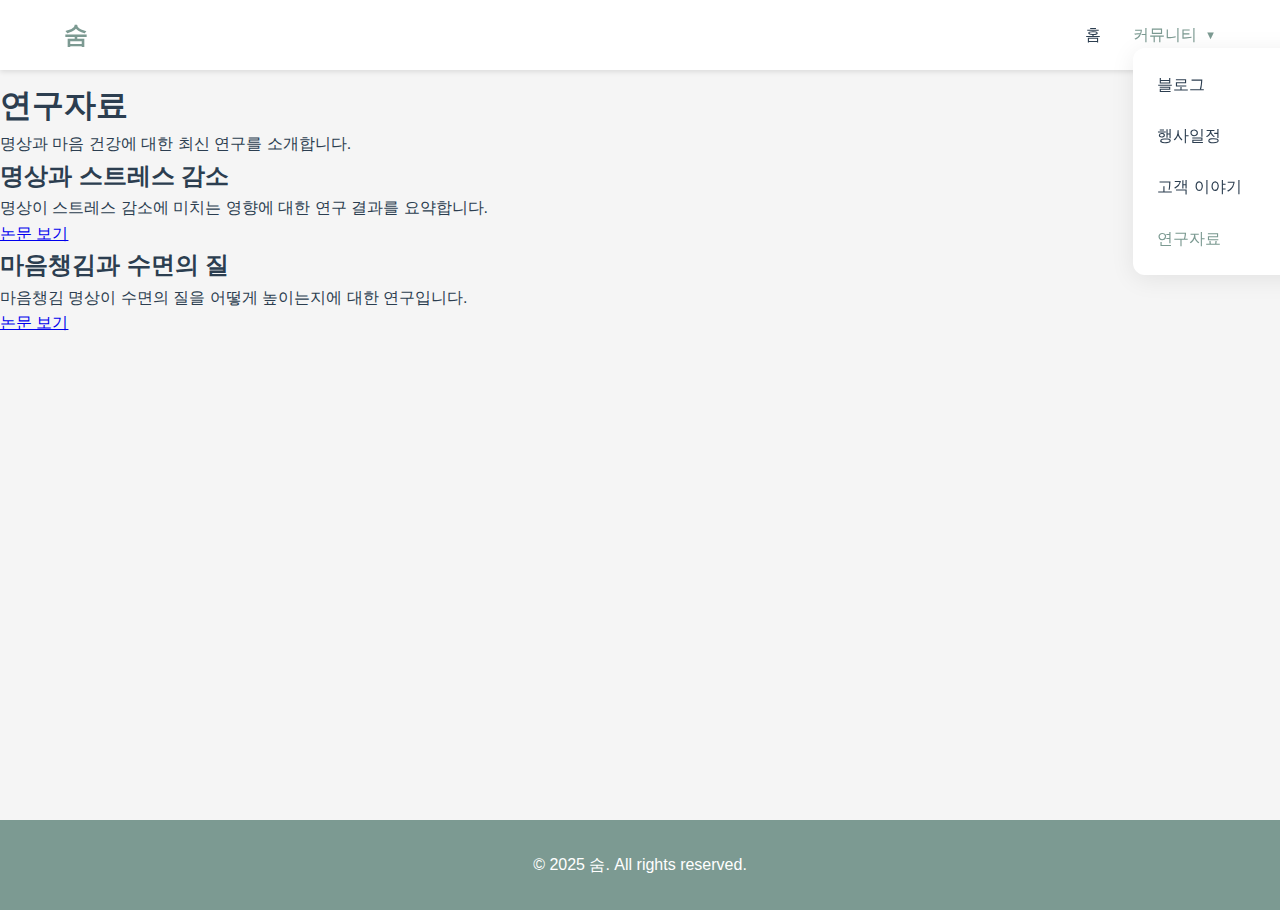
<file: research.html>
<!DOCTYPE html>
<html lang="ko">
<head>
    <meta charset="UTF-8">
    <meta name="viewport" content="width=device-width, initial-scale=1.0">
    <title>숨 - 연구자료</title>
    <link rel="stylesheet" href="css/style.css">
    <link rel="stylesheet" href="css/research.css">
</head>
<body>
    <header>
        <nav class="navbar">
            <div class="logo">숨</div>
            <ul class="nav-links">
                <li><a href="index.html">홈</a></li>
                <li class="dropdown active"><a href="#" class="dropdown-toggle active"><span>커뮤니티</span> <i class="bi bi-chevron-down"></i></a>
                    <ul class="dropdown-menu">
                        <li><a href="blog.html">블로그</a></li>
                        <li><a href="events.html">행사일정</a></li>
                        <li><a href="stories.html">고객 이야기</a></li>
                        <li><a href="research.html" class="active">연구자료</a></li>
                    </ul>
                </li>
            </ul>
        </nav>
    </header>
    <main>
        <section class="research-header">
            <h1>연구자료</h1>
            <p>명상과 마음 건강에 대한 최신 연구를 소개합니다.</p>
        </section>
        <section class="research-list">
            <article class="research-card">
                <h2>명상과 스트레스 감소</h2>
                <p>명상이 스트레스 감소에 미치는 영향에 대한 연구 결과를 요약합니다.</p>
                <a href="https://formative.jmir.org/2022/7/e35352" target="_blank">논문 보기</a>
            </article>
            <article class="research-card">
                <h2>마음챙김과 수면의 질</h2>
                <p>마음챙김 명상이 수면의 질을 어떻게 높이는지에 대한 연구입니다.</p>
                <a href="https://journals.plos.org/plosone/article?id=10.1371/journal.pone.0209482" target="_blank">논문 보기</a>
            </article>
        </section>
    </main>
    <footer>
        <div class="footer-content">
            <p>&copy; 2025 숨. All rights reserved.</p>
        </div>
    </footer>
</body>
</html>
</file>
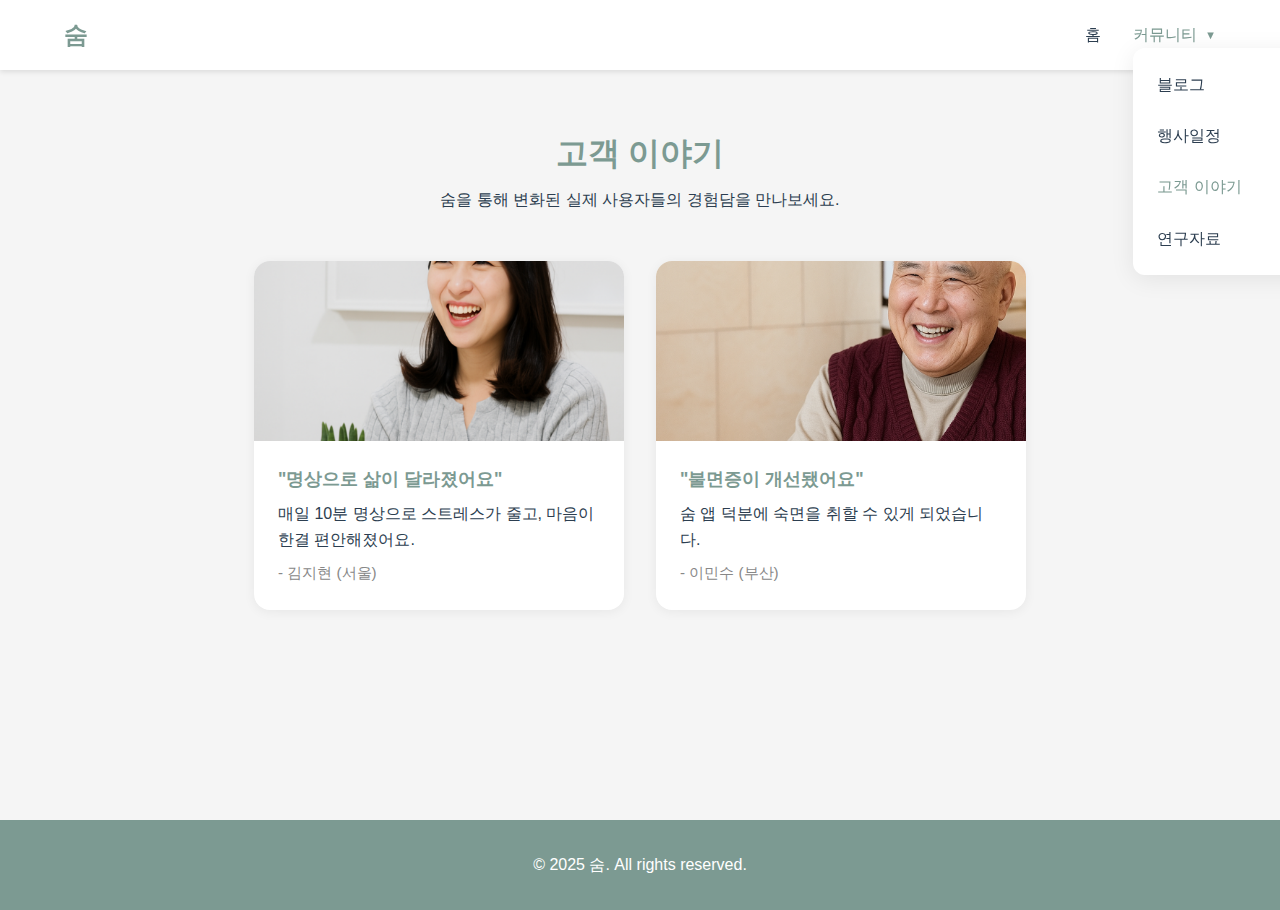
<file: stories.html>
<!DOCTYPE html>
<html lang="ko">
<head>
    <meta charset="UTF-8">
    <meta name="viewport" content="width=device-width, initial-scale=1.0">
    <title>숨 - 고객 이야기</title>
    <link rel="stylesheet" href="css/style.css">
    <link rel="stylesheet" href="css/stories.css">
</head>
<body>
    <header>
        <nav class="navbar">
            <div class="logo">숨</div>
            <ul class="nav-links">
                <li><a href="index.html">홈</a></li>
                <li class="dropdown active"><a href="#" class="dropdown-toggle active"><span>커뮤니티</span> <i class="bi bi-chevron-down"></i></a>
                    <ul class="dropdown-menu">
                        <li><a href="blog.html">블로그</a></li>
                        <li><a href="events.html">행사일정</a></li>
                        <li><a href="stories.html" class="active">고객 이야기</a></li>
                        <li><a href="research.html">연구자료</a></li>
                    </ul>
                </li>
            </ul>
        </nav>
    </header>
    <main>
        <section class="stories-header">
            <h1>고객 이야기</h1>
            <p>숨을 통해 변화된 실제 사용자들의 경험담을 만나보세요.</p>
        </section>
        <section class="stories-list">
            <article class="story-card">
                <img src="assets/img/cstmer/cstmer2.png" alt="고객 후기1">
                <div class="story-info">
                    <h2>"명상으로 삶이 달라졌어요"</h2>
                    <p>매일 10분 명상으로 스트레스가 줄고, 마음이 한결 편안해졌어요.</p>
                    <span>- 김지현 (서울)</span>
                </div>
            </article>
            <article class="story-card">
                <img src="assets/img/cstmer/cstmer1.png" alt="고객 후기2">
                <div class="story-info">
                    <h2>"불면증이 개선됐어요"</h2>
                    <p>숨 앱 덕분에 숙면을 취할 수 있게 되었습니다.</p>
                    <span>- 이민수 (부산)</span>
                </div>
            </article>
        </section>
    </main>
    <footer>
        <div class="footer-content">
            <p>&copy; 2025 숨. All rights reserved.</p>
        </div>
    </footer>
</body>
</html>
</file>
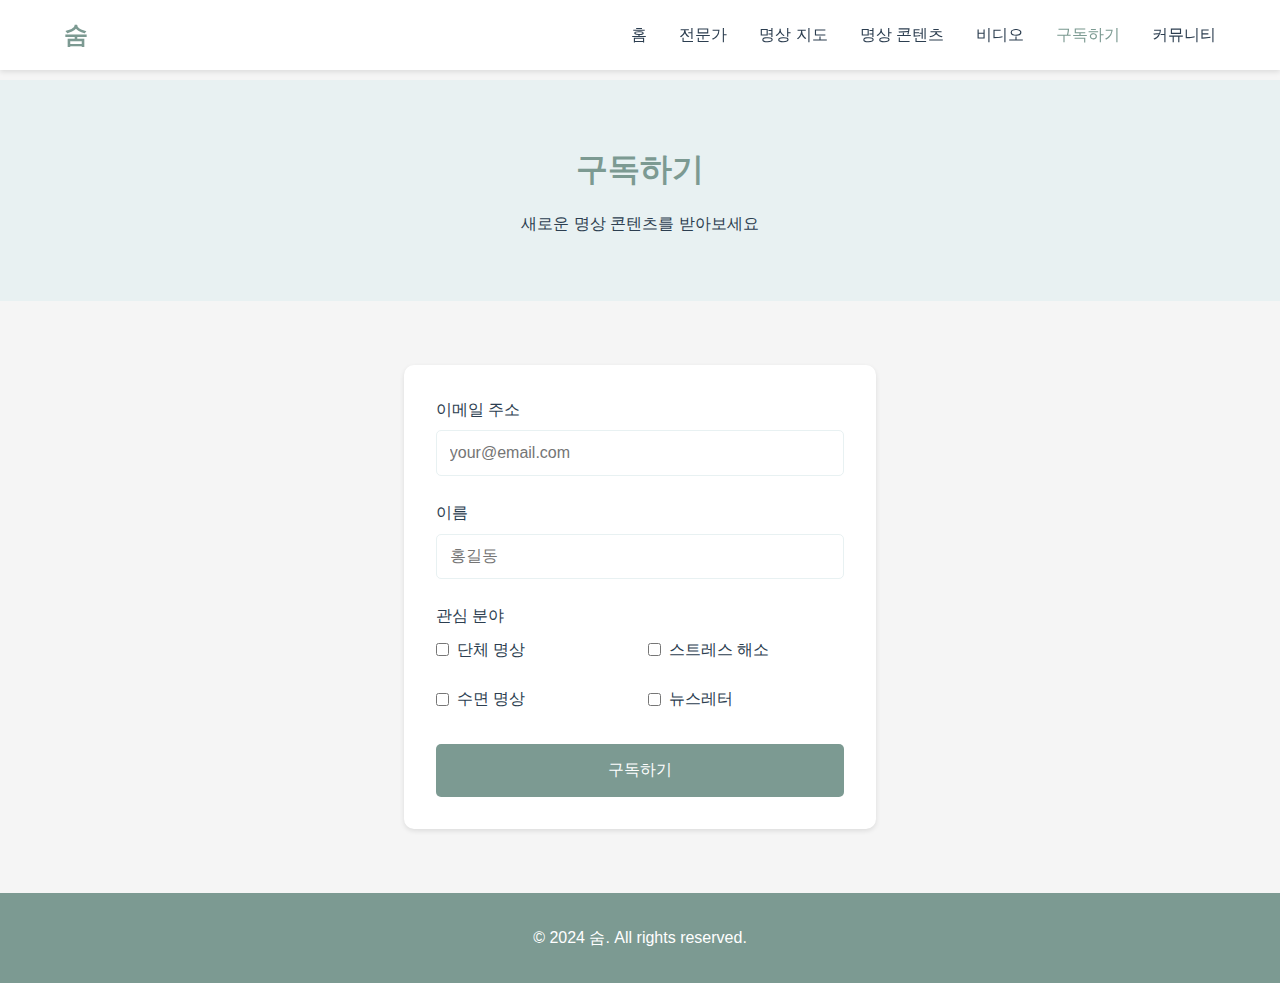
<file: subscribe.html>
<!DOCTYPE html>
<html lang="ko">
<head>
    <meta charset="UTF-8">
    <meta name="viewport" content="width=device-width, initial-scale=1.0">
    <title>숨 - 구독하기</title>
    <link rel="stylesheet" href="css/style.css">
    <link rel="stylesheet" href="css/subscribe.css">
</head>
<body>
    <header>
        <nav class="navbar">
            <div class="logo">숨</div>
            <ul class="nav-links">
                <li><a href="index.html">홈</a></li>
                <li><a href="experts.html">전문가</a></li>
                <li><a href="map.html">명상 지도</a></li>
                <li><a href="content.html">명상 콘텐츠</a></li>
                <li><a href="videos.html">비디오</a></li>
                <li><a href="subscribe.html" class="active">구독하기</a></li>
                <li class="dropdown"><a href="#"><span>커뮤니티</span> <i class="bi bi-chevron-down"></i></a>
                    <ul class="dropdown-menu">
                        <li><a href="blog.html">블로그</a></li>
                        <li><a href="events.html">행사일정</a></li>
                        <li><a href="stories.html">고객 이야기</a></li>
                        <li><a href="research.html">연구자료</a></li>
                    </ul>
                </li>
            </ul>
            <div class="hamburger">
                <span></span>
                <span></span>
                <span></span>
            </div>
        </nav>
    </header>

    <main>
        <section class="subscribe-header">
            <h1>구독하기</h1>
            <p>새로운 명상 콘텐츠를 받아보세요</p>
        </section>

        <section class="subscribe-form">
            <div class="form-container">
                <form id="subscribeForm">
                    <div class="form-group">
                        <label for="email">이메일 주소</label>
                        <input type="email" id="email" name="email" required placeholder="your@email.com">
                    </div>
                    <div class="form-group">
                        <label for="name">이름</label>
                        <input type="text" id="name" name="name" required placeholder="홍길동">
                    </div>
                    <div class="form-group">
                        <label>관심 분야</label>
                        <div class="checkbox-group">
                            <label>
                                <input type="checkbox" name="interests" value="morning"> 단체 명상
                            </label>
                            <label>
                                <input type="checkbox" name="interests" value="stress"> 스트레스 해소
                            </label>
                            <label>
                                <input type="checkbox" name="interests" value="sleep"> 수면 명상
                            </label>
                            <label>
                                <input type="checkbox" name="interests" value="morning"> 뉴스레터
                            </label>
                        </div>
                    </div>
                    <button type="submit" class="submit-button">구독하기</button>
                </form>
            </div>
        </section>
    </main>

    <footer>
        <div class="footer-content">
            <p>&copy; 2024 숨. All rights reserved.</p>
        </div>
    </footer>

    <script src="js/main.js"></script>
</body>
</html>
</file>
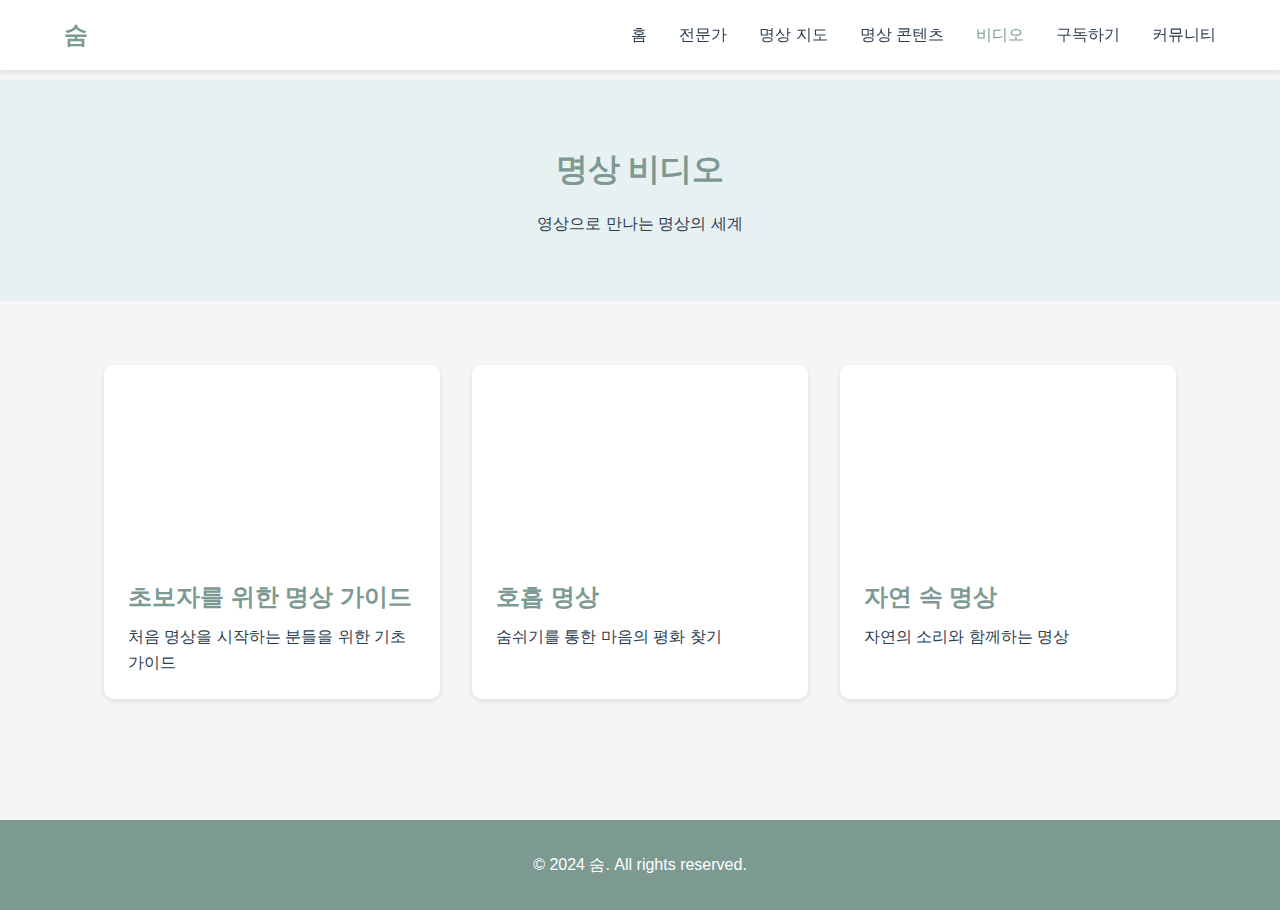
<file: videos.html>
<!DOCTYPE html>
<html lang="ko">
<head>
    <meta charset="UTF-8">
    <meta name="viewport" content="width=device-width, initial-scale=1.0">
    <title>숨 - 비디오</title>
    <link rel="stylesheet" href="css/style.css">
    <link rel="stylesheet" href="css/videos.css">
</head>
<body>
    <header>
        <nav class="navbar">
            <div class="logo">숨</div>
            <ul class="nav-links">
                <li><a href="index.html">홈</a></li>
                <li><a href="experts.html">전문가</a></li>
                <li><a href="map.html">명상 지도</a></li>
                <li><a href="content.html">명상 콘텐츠</a></li>
                <li><a href="videos.html" class="active">비디오</a></li>
                <li><a href="subscribe.html">구독하기</a></li>
                <li class="dropdown"><a href="#"><span>커뮤니티</span> <i class="bi bi-chevron-down"></i></a>
                    <ul class="dropdown-menu">
                        <li><a href="blog.html">블로그</a></li>
                        <li><a href="events.html">행사일정</a></li>
                        <li><a href="stories.html">고객 이야기</a></li>
                        <li><a href="research.html">연구자료</a></li>
                    </ul>
                </li>
            </ul>
            <div class="hamburger">
                <span></span>
                <span></span>
                <span></span>
            </div>
        </nav>
    </header>

    <main>
        <section class="videos-header">
            <h1>명상 비디오</h1>
            <p>영상으로 만나는 명상의 세계</p>
        </section>

        <section class="videos-grid">
            <div class="video-card">
                <div class="video-container">
                    <iframe src="https://www.youtube.com/embed/2x4ECODdULE" frameborder="0" allow="accelerometer; autoplay; clipboard-write; encrypted-media; gyroscope; picture-in-picture" allowfullscreen></iframe>
                </div>
                <div class="video-info">
                    <h2>초보자를 위한 명상 가이드</h2>
                    <p>처음 명상을 시작하는 분들을 위한 기초 가이드</p>
                </div>
            </div>

            <div class="video-card">
                <div class="video-container">
                    <iframe src="https://www.youtube.com/embed/6Qu5E3MrVH8" frameborder="0" allow="accelerometer; autoplay; clipboard-write; encrypted-media; gyroscope; picture-in-picture" allowfullscreen></iframe>
                </div>
                <div class="video-info">
                    <h2>호흡 명상</h2>
                    <p>숨쉬기를 통한 마음의 평화 찾기</p>
                </div>
            </div>

            <div class="video-card">
                <div class="video-container">
                    <iframe src="https://www.youtube.com/embed/AImuCtIokl0" frameborder="0" allow="accelerometer; autoplay; clipboard-write; encrypted-media; gyroscope; picture-in-picture" allowfullscreen></iframe>
                </div>
                <div class="video-info">
                    <h2>자연 속 명상</h2>
                    <p>자연의 소리와 함께하는 명상</p>
                </div>
            </div>
        </section>
    </main>

    <footer>
        <div class="footer-content">
            <p>&copy; 2024 숨. All rights reserved.</p>
        </div>
    </footer>

    <script src="js/main.js"></script>
</body>
</html>
</file>
<file: css/blog.css>
.blog-header {
    text-align: center;
    padding: 3rem 2rem 1rem 2rem;
}
.blog-header h1 {
    color: var(--primary-color);
    margin-bottom: 0.5rem;
}
.blog-list {
    display: grid;
    grid-template-columns: repeat(auto-fit, minmax(320px, 1fr));
    gap: 2rem;
    max-width: 900px;
    margin: 0 auto;
    padding: 2rem 5%;
}
.blog-card {
    background: #fff;
    border-radius: 16px;
    box-shadow: 0 2px 12px rgba(0,0,0,0.06);
    overflow: hidden;
    display: flex;
    flex-direction: column;
    transition: box-shadow 0.2s, transform 0.2s;
}
.blog-card:hover {
    box-shadow: 0 6px 24px rgba(124,154,146,0.10);
    transform: translateY(-2px) scale(1.02);
}
.blog-card img {
    width: 100%;
    height: 180px;
    object-fit: cover;
}
.blog-info {
    padding: 1.5rem;
}
.blog-info h2 {
    color: var(--primary-color);
    margin-bottom: 0.5rem;
}
.blog-info p {
    color: var(--text-color);
    margin-bottom: 1rem;
}
.blog-info a {
    color: var(--accent-color);
    text-decoration: underline;
    font-weight: 500;
    transition: color 0.2s;
}
.blog-info a:hover {
    color: var(--primary-color);
}
@media (max-width: 700px) {
    .blog-list {
        grid-template-columns: 1fr;
        gap: 1.2rem;
        padding: 1rem 2vw;
    }
    .blog-card img {
        height: 120px;
    }
}
</file>
<file: css/eventform.css>
.eventform-section {
    min-height: 70vh;
    display: flex;
    align-items: center;
    justify-content: center;
    background: #f7f7f7;
    padding: 3rem 1rem;
}
.eventform-box {
    background: #fffbe6;
    border-radius: 18px;
    box-shadow: 0 2px 12px rgba(0,0,0,0.08);
    padding: 2.5rem 2rem 2rem 2rem;
    max-width: 420px;
    width: 100%;
    margin: 0 auto;
    text-align: center;
}
.eventform-box h1 {
    color: var(--primary-color);
    margin-bottom: 1rem;
    font-size: 1.5rem;
}
.eventform-box p {
    color: #333;
    margin-bottom: 1.5rem;
    font-size: 1.05rem;
    line-height: 1.6;
}
.eventform-form {
    display: flex;
    flex-direction: column;
    gap: 1rem;
}
.form-group {
    display: flex;
    flex-direction: column;
    gap: 0.3rem;
    text-align: left;
}
.form-group label {
    font-size: 0.98rem;
    color: var(--text-color);
    font-weight: 500;
}
.form-group input[type="text"],
.form-group input[type="email"] {
    width: 100%;
    padding: 0.7rem;
    border: 1px solid var(--secondary-color);
    border-radius: 5px;
    font-size: 1rem;
}
.form-group input:focus {
    outline: none;
    border-color: var(--primary-color);
}
.eventform-form .cta-button {
    margin-top: 0.5rem;
}
@media (max-width: 600px) {
    .eventform-box {
        padding: 1.2rem 0.5rem 1.5rem 0.5rem;
        max-width: 98vw;
    }
}
</file>
<file: css/events.css>
.events-header {
    text-align: center;
    padding: 3rem 2rem 1rem 2rem;
}
.events-header h1 {
    color: var(--primary-color);
    margin-bottom: 0.5rem;
}
.events-list {
    display: grid;
    grid-template-columns: repeat(auto-fit, minmax(320px, 1fr));
    gap: 2rem;
    max-width: 900px;
    margin: 0 auto;
    padding: 2rem 5%;
}
.event-link {
    text-decoration: none;
    color: inherit;
    display: block;
    height: 100%;
}
.event-card {
    background: #fff;
    border-radius: 16px;
    box-shadow: 0 2px 12px rgba(0,0,0,0.06);
    overflow: hidden;
    display: flex;
    flex-direction: column;
    height: 480px;
    min-height: 420px;
    transition: box-shadow 0.2s, transform 0.2s;
    cursor: pointer;
}
.event-card:hover {
    box-shadow: 0 6px 24px rgba(124,154,146,0.10);
    transform: translateY(-2px) scale(1.02);
}
.event-card img {
    width: 100%;
    height: 260px;
    object-fit: cover;
    border-top-left-radius: 16px;
    border-top-right-radius: 16px;
}
.event-info {
    padding: 2rem 1.5rem 1.5rem 1.5rem;
    flex: 1;
    display: flex;
    flex-direction: column;
    justify-content: flex-start;
}
.event-info h2 {
    color: var(--primary-color);
    margin-bottom: 0.7rem;
    font-size: 1.5rem;
}
.event-info p {
    color: var(--text-color);
    margin-bottom: 0.5rem;
    font-size: 1.08rem;
}
@media (max-width: 700px) {
    .events-list {
        grid-template-columns: 1fr;
        gap: 1.2rem;
        padding: 1rem 2vw;
    }
    .event-card {
        height: 340px;
        min-height: 260px;
    }
    .event-card img {
        height: 140px;
    }
    .event-info {
        padding: 1.2rem 0.7rem 1rem 0.7rem;
    }
    .event-info h2 {
        font-size: 1.1rem;
    }
}
/* 행사 상세/신청 모달 */
.event-modal-content {
    background: #fffbe6;
    color: #222;
    border-radius: 24px;
    padding: 2.5rem 2rem 2rem 2rem;
    max-width: 420px;
    width: 90vw;
    box-shadow: 0 8px 32px rgba(0,0,0,0.18);
    position: relative;
    text-align: left;
    animation: modalPop 0.2s;
}
.event-modal-content h3 {
    font-size: 1.3rem;
    margin-bottom: 1rem;
    color: var(--primary-color);
}
.event-modal-content p {
    margin-bottom: 1.2rem;
    color: #333;
    font-size: 1rem;
}
.event-form {
    display: flex;
    flex-direction: column;
    gap: 1rem;
}
.form-group {
    display: flex;
    flex-direction: column;
    gap: 0.3rem;
}
.form-group label {
    font-size: 0.98rem;
    color: var(--text-color);
    font-weight: 500;
}
.form-group input[type="text"],
.form-group input[type="email"] {
    width: 100%;
    padding: 0.7rem;
    border: 1px solid var(--secondary-color);
    border-radius: 5px;
    font-size: 1rem;
}
.form-group input:focus {
    outline: none;
    border-color: var(--primary-color);
}
.event-form .cta-button {
    margin-top: 0.5rem;
}
@media (max-width: 600px) {
    .event-modal-content {
        padding: 1.2rem 0.5rem 1.5rem 0.5rem;
        max-width: 95vw;
    }
}
/* 모달 오버레이 기본 숨김 및 활성화 */
.modal-overlay {
    display: none !important;
    position: fixed;
    z-index: 2000;
    left: 0; top: 0; right: 0; bottom: 0;
    background: rgba(0,0,0,0.35);
    align-items: center;
    justify-content: center;
}
.modal-overlay.active {
    display: flex !important;
}
</file>
<file: css/experts.css>
.experts-header {
    text-align: center;
    padding: 4rem 2rem;
    background-color: var(--secondary-color);
}

.experts-header h1 {
    color: var(--primary-color);
    margin-bottom: 1rem;
}

.experts-grid {
    display: grid;
    grid-template-columns: repeat(auto-fit, minmax(300px, 1fr));
    gap: 2rem;
    padding: 4rem 5%;
    max-width: 1200px;
    margin: 0 auto;
}

.expert-card {
    background-color: white;
    border-radius: 10px;
    overflow: hidden;
    box-shadow: 0 2px 5px rgba(0,0,0,0.1);
    transition: transform 0.3s ease;
}

.expert-card:hover {
    transform: translateY(-5px);
}

.expert-card img {
    width: 100%;
    height: 300px;
    object-fit: cover;
}

.expert-card h2 {
    color: var(--primary-color);
    margin: 1rem;
}

.expert-title {
    color: var(--accent-color);
    font-weight: 500;
    margin: 0 1rem;
}

.expert-description {
    margin: 1rem;
    color: var(--text-color);
    line-height: 1.6;
}

@media (max-width: 768px) {
    .experts-header {
        padding: 2rem 1rem;
    }

    .experts-grid {
        grid-template-columns: 1fr;
        padding: 2rem 5%;
    }

    .expert-card img {
        height: 250px;
    }
}
</file>
<file: css/research.css>

</file>
<file: css/stories.css>
.stories-header {
    text-align: center;
    padding: 3rem 2rem 1rem 2rem;
}
.stories-header h1 {
    color: var(--primary-color);
    margin-bottom: 0.5rem;
}
.stories-list {
    display: grid;
    grid-template-columns: repeat(auto-fit, minmax(320px, 1fr));
    gap: 2rem;
    max-width: 900px;
    margin: 0 auto;
    padding: 2rem 5%;
}
.story-card {
    background: #fff;
    border-radius: 16px;
    box-shadow: 0 2px 12px rgba(0,0,0,0.06);
    overflow: hidden;
    display: flex;
    flex-direction: column;
    transition: box-shadow 0.2s, transform 0.2s;
}
.story-card:hover {
    box-shadow: 0 6px 24px rgba(124,154,146,0.10);
    transform: translateY(-2px) scale(1.02);
}
.story-card img {
    width: 100%;
    height: 180px;
    object-fit: cover;
}
.story-info {
    padding: 1.5rem;
}
.story-info h2 {
    color: var(--primary-color);
    margin-bottom: 0.5rem;
    font-size: 1.1rem;
}
.story-info p {
    color: var(--text-color);
    margin-bottom: 0.5rem;
}
.story-info span {
    color: #888;
    font-size: 0.95rem;
}
@media (max-width: 700px) {
    .stories-list {
        grid-template-columns: 1fr;
        gap: 1.2rem;
        padding: 1rem 2vw;
    }
    .story-card img {
        height: 120px;
    }
}
</file>
<file: css/subscribe.css>
.subscribe-header {
    text-align: center;
    padding: 4rem 2rem;
    background-color: var(--secondary-color);
}

.subscribe-header h1 {
    color: var(--primary-color);
    margin-bottom: 1rem;
}

.subscribe-form {
    padding: 4rem 5%;
    max-width: 600px;
    margin: 0 auto;
}

.form-container {
    background-color: white;
    padding: 2rem;
    border-radius: 10px;
    box-shadow: 0 2px 5px rgba(0,0,0,0.1);
}

.form-group {
    margin-bottom: 1.5rem;
}

.form-group label {
    display: block;
    margin-bottom: 0.5rem;
    color: var(--text-color);
    font-weight: 500;
}

.form-group input[type="email"],
.form-group input[type="text"] {
    width: 100%;
    padding: 0.8rem;
    border: 1px solid var(--secondary-color);
    border-radius: 5px;
    font-size: 1rem;
}

.form-group input[type="email"]:focus,
.form-group input[type="text"]:focus {
    outline: none;
    border-color: var(--primary-color);
}

.checkbox-group {
    display: grid;
    grid-template-columns: repeat(auto-fit, minmax(150px, 1fr));
    gap: 1rem;
}

.checkbox-group label {
    display: flex;
    align-items: center;
    gap: 0.5rem;
    font-weight: normal;
}

.submit-button {
    width: 100%;
    padding: 1rem;
    background-color: var(--primary-color);
    color: white;
    border: none;
    border-radius: 5px;
    font-size: 1rem;
    cursor: pointer;
    transition: background-color 0.3s ease;
}

.submit-button:hover {
    background-color: var(--accent-color);
}

@media (max-width: 768px) {
    .subscribe-header {
        padding: 2rem 1rem;
    }

    .subscribe-form {
        padding: 2rem 5%;
    }

    .checkbox-group {
        grid-template-columns: 1fr;
    }
}
</file>
<file: css/videos.css>
.videos-header {
    text-align: center;
    padding: 4rem 2rem;
    background-color: var(--secondary-color);
}

.videos-header h1 {
    color: var(--primary-color);
    margin-bottom: 1rem;
}

.videos-grid {
    display: grid;
    grid-template-columns: repeat(auto-fit, minmax(300px, 1fr));
    gap: 2rem;
    padding: 4rem 5%;
    max-width: 1200px;
    margin: 0 auto;
}

.video-card {
    background-color: white;
    border-radius: 10px;
    overflow: hidden;
    box-shadow: 0 2px 5px rgba(0,0,0,0.1);
    transition: transform 0.3s ease;
}

.video-card:hover {
    transform: translateY(-5px);
}

.video-container {
    position: relative;
    padding-bottom: 56.25%; /* 16:9 비율 */
    height: 0;
    overflow: hidden;
}

.video-container iframe {
    position: absolute;
    top: 0;
    left: 0;
    width: 100%;
    height: 100%;
}

.video-info {
    padding: 1.5rem;
}

.video-info h2 {
    color: var(--primary-color);
    margin-bottom: 0.5rem;
}

.video-info p {
    color: var(--text-color);
}

@media (max-width: 768px) {
    .videos-header {
        padding: 2rem 1rem;
    }

    .videos-grid {
        grid-template-columns: 1fr;
        padding: 2rem 5%;
    }
}
</file>
<file: css/style.css>
/* Reset and base styles */
* {
    margin: 0;
    padding: 0;
    box-sizing: border-box;
}

:root {
    --primary-color: #7C9A92;
    --secondary-color: #E8F1F2;
    --accent-color: #4A6B6A;
    --text-color: #2C3E50;
    --background-color: #F5F5F5;
}

body {
    font-family: 'Noto Sans KR', sans-serif;
    line-height: 1.6;
    color: var(--text-color);
    background-color: var(--background-color);
}

/* Navigation */
.navbar {
    display: flex;
    justify-content: space-between;
    align-items: center;
    padding: 1rem 5%;
    background-color: white;
    box-shadow: 0 2px 5px rgba(0,0,0,0.1);
    position: fixed;
    width: 100%;
    top: 0;
    z-index: 1000;
}

.logo {
    font-size: 1.5rem;
    font-weight: bold;
    color: var(--primary-color);
}

.nav-links {
    display: flex;
    list-style: none;
    gap: 2rem;
}

.nav-links a {
    text-decoration: none;
    color: var(--text-color);
    font-weight: 500;
    transition: color 0.3s ease;
}

.nav-links a:hover,
.nav-links a.active {
    color: var(--primary-color);
}

.hamburger {
    display: none;
    flex-direction: column;
    gap: 5px;
    cursor: pointer;
}

.hamburger span {
    width: 25px;
    height: 3px;
    background-color: var(--text-color);
    transition: all 0.3s ease;
}

/* Main content */
main {
    margin-top: 80px;
    min-height: calc(100vh - 160px);
}

/* Footer */
footer {
    background-color: var(--primary-color);
    color: white;
    padding: 2rem 5%;
    text-align: center;
}

/* Responsive Design */
@media (max-width: 768px) {
    .nav-links {
        display: none;
        position: absolute;
        top: 100%;
        left: 0;
        width: 100%;
        background-color: white;
        flex-direction: column;
        padding: 1rem 0;
        text-align: center;
    }

    .nav-links.active {
        display: flex;
    }

    .hamburger {
        display: flex;
    }
}

/* Common Components */
.cta-button {
    display: inline-block;
    padding: 1rem 2rem;
    background-color: var(--primary-color);
    color: white;
    text-decoration: none;
    border-radius: 5px;
    transition: background-color 0.3s ease;
}

.cta-button:hover {
    background-color: var(--accent-color);
}

/* Card styles */
.feature-card {
    background-color: white;
    padding: 2rem;
    border-radius: 10px;
    box-shadow: 0 2px 5px rgba(0,0,0,0.1);
    transition: transform 0.3s ease;
}

.feature-card:hover {
    transform: translateY(-5px);
}

/* 드롭다운 메뉴 */
.nav-links .dropdown {
    position: relative;
}
.dropdown-toggle::after {
    content: '▼';
    font-size: 0.7em;
    margin-left: 0.3em;
    vertical-align: middle;
    color: var(--primary-color);
}
.dropdown-menu {
    display: none;
    position: absolute;
    top: 100%;
    left: 0;
    min-width: 180px;
    background: #fff;
    border-radius: 12px;
    box-shadow: 0 4px 24px rgba(0,0,0,0.08);
    padding: 0.7rem 0;
    z-index: 2001;
    list-style: none;
}
.dropdown-menu li {
    width: 100%;
}
.dropdown-menu a {
    display: block;
    width: 100%;
    padding: 0.8rem 1.5rem;
    color: var(--text-color);
    text-decoration: none;
    font-size: 1rem;
    font-weight: 500;
    transition: background 0.18s, color 0.18s;
}
.dropdown-menu a:hover {
    background: var(--secondary-color);
    color: var(--primary-color);
}
/* 드롭다운 활성화 */
.nav-links .dropdown:hover .dropdown-menu,
.nav-links .dropdown:focus-within .dropdown-menu,
.nav-links .dropdown.active .dropdown-menu {
    display: block;
}
@media (max-width: 768px) {
    .dropdown-menu {
        position: static;
        min-width: 100%;
        box-shadow: none;
        border-radius: 0;
        padding: 0.2rem 0;
    }
    .dropdown-menu a {
        padding: 0.8rem 2rem;
    }
}

/* 헤더/네비게이션 바 어두운 배경 + 흰색 글씨 */
#header, #header .navbar, #header .navbar ul {
  background: #111 !important;
}
#header .navbar a,
#header .navbar .dropdown > a {
  color: #fff !important;
}
#header .navbar a:hover,
#header .navbar .active,
#header .navbar .dropdown ul a:hover {
  color: var(--primary-color) !important;
}

/* 네비게이션 메뉴 중앙 정렬 */
#header .container {
  display: flex !important;
  justify-content: center !important;
  align-items: center;
}
#header .logo {
  margin-right: 2.5rem;
}
#header .navbar {
  flex: 1;
  justify-content: center !important;
}

/* 드롭다운 항상 열림 (active 클래스 있을 때) */
#header .navbar .dropdown.active > ul,
#header .navbar .dropdown:hover > ul,
#header .navbar .dropdown:focus-within > ul {
  display: block;
}
</file>
<file: assets/css/style.css>
/**
* Template Name: Maxim
* Template URL: https://bootstrapmade.com/maxim-free-onepage-bootstrap-theme/
* Updated: Mar 17 2024 with Bootstrap v5.3.3
* Author: BootstrapMade.com
* License: https://bootstrapmade.com/license/
*/

/*--------------------------------------------------------------
# General
--------------------------------------------------------------*/
body {
  font-family: "Open Sans", sans-serif;
  color: #444444;
}

a {
  color: #1bac91;
  text-decoration: none;
}

a:hover {
  color: #22d8b6;
  text-decoration: none;
}

h1,
h2,
h3,
h4,
h5,
h6 {
  font-family: "Raleway", sans-serif;
}

/*--------------------------------------------------------------
# Back to top button
--------------------------------------------------------------*/
.back-to-top {
  position: fixed;
  visibility: hidden;
  opacity: 0;
  right: 15px;
  bottom: 15px;
  z-index: 996;
  background: #1bac91;
  width: 40px;
  height: 40px;
  border-radius: 4px;
  transition: all 0.4s;
}

.back-to-top i {
  font-size: 28px;
  color: #fff;
  line-height: 0;
}

.back-to-top:hover {
  background: #21cfaf;
  color: #fff;
}

.back-to-top.active {
  visibility: visible;
  opacity: 1;
}

/*--------------------------------------------------------------
# Disable aos animation delay on mobile devices
--------------------------------------------------------------*/
@media screen and (max-width: 768px) {
  [data-aos-delay] {
    transition-delay: 0 !important;
  }
}

/*--------------------------------------------------------------
# Header
--------------------------------------------------------------*/
#header {
  height: 70px;
  transition: all 0.5s;
  z-index: 997;
  background: #000;
}

#header .logo h1 {
  font-size: 30px;
  margin: 0;
  padding: 6px 0;
  line-height: 1;
  font-weight: 700;
  letter-spacing: 2px;
  text-transform: uppercase;
}

#header .logo h1 a,
#header .logo h1 a:hover {
  color: #fff;
  text-decoration: none;
}

#header .logo img {
  padding: 0;
  margin: 0;
  max-height: 40px;
}

@media (max-width: 992px) {
  #header {
    height: 60px;
  }
}

/*--------------------------------------------------------------
# Navigation Menu
--------------------------------------------------------------*/
/**
* Desktop Navigation 
*/
.navbar {
  padding: 0;
}

.navbar ul {
  margin: 0;
  padding: 0;
  display: flex;
  list-style: none;
  align-items: center;
}

.navbar li {
  position: relative;
}

.navbar>ul>li+li {
  margin-left: 30px;
}

.navbar a,
.navbar a:focus {
  display: flex;
  align-items: center;
  justify-content: space-between;
  padding: 12px 0;
  font-size: 14px;
  color: rgba(255, 255, 255, 0.8);
  white-space: nowrap;
  transition: 0.3s;
  position: relative;
}

.navbar a i,
.navbar a:focus i {
  font-size: 12px;
  line-height: 0;
  margin-left: 5px;
}

.navbar>ul>li>a:before {
  content: "";
  position: absolute;
  width: 100%;
  height: 2px;
  bottom: 3px;
  left: 0;
  background-color: #1bac91;
  visibility: hidden;
  width: 0px;
  transition: all 0.3s ease-in-out 0s;
}

.navbar a:hover:before,
.navbar li:hover>a:before,
.navbar .active:before {
  visibility: visible;
  width: 100%;
}

.navbar a:hover,
.navbar .active,
.navbar .active:focus,
.navbar li:hover>a {
  color: #fff;
}

.navbar .dropdown ul {
  display: block;
  position: absolute;
  left: 0;
  top: 100%;
  margin: 0;
  padding: 10px 0;
  z-index: 99;
  opacity: 0;
  visibility: hidden;
  background: #fff;
  box-shadow: 0px 0px 30px rgba(127, 137, 161, 0.25);
  transition: 0.3s;
}

.navbar .dropdown ul li {
  min-width: 200px;
}

.navbar .dropdown ul a {
  padding: 10px 20px;
  font-size: 14px;
  text-transform: none;
  font-weight: 500;
  color: #062822;
}

.navbar .dropdown ul a i {
  font-size: 12px;
}

.navbar .dropdown ul a:hover,
.navbar .dropdown ul .active:hover,
.navbar .dropdown ul li:hover>a {
  color: #1bac91;
}

.navbar .dropdown:hover>ul {
  opacity: 1;
  visibility: visible;
}

.navbar .dropdown .dropdown ul {
  top: 0;
  left: calc(100% - 30px);
  visibility: hidden;
}

.navbar .dropdown .dropdown:hover>ul {
  opacity: 1;
  top: 0;
  left: 100%;
  visibility: visible;
}

@media (max-width: 1366px) {
  .navbar .dropdown .dropdown ul {
    left: -90%;
  }

  .navbar .dropdown .dropdown:hover>ul {
    left: -100%;
  }
}

/**
* Mobile Navigation 
*/
.mobile-nav-toggle {
  color: #fff;
  font-size: 28px;
  cursor: pointer;
  display: none;
  line-height: 0;
  transition: 0.5s;
}

@media (max-width: 991px) {
  .mobile-nav-toggle {
    display: block;
  }

  .navbar ul {
    display: none;
  }
}

.navbar-mobile {
  position: fixed;
  overflow: hidden;
  top: 0;
  right: 0;
  left: 0;
  bottom: 0;
  background: rgba(16, 31, 29, 0.9);
  transition: 0.3s;
  z-index: 0;
}

.navbar-mobile .mobile-nav-toggle {
  position: absolute;
  top: 15px;
  right: 15px;
}

.navbar-mobile ul {
  display: block;
  position: absolute;
  top: 55px;
  right: 15px;
  bottom: 15px;
  left: 15px;
  padding: 10px 0;
  background-color: #fff;
  overflow-y: auto;
  transition: 0.3s;
}

.navbar-mobile>ul>li+li {
  margin: 0;
}

.navbar-mobile a:hover:before,
.navbar-mobile li:hover>a:before,
.navbar-mobile .active:before {
  visibility: hidden;
}

.navbar-mobile a,
.navbar-mobile a:focus {
  padding: 10px 20px;
  font-size: 15px;
  color: #21413c;
}

.navbar-mobile a:hover,
.navbar-mobile .active,
.navbar-mobile li:hover>a {
  color: #1bac91;
}

.navbar-mobile .getstarted,
.navbar-mobile .getstarted:focus {
  margin: 15px;
}

.navbar-mobile .dropdown ul {
  position: static;
  display: none;
  margin: 10px 20px;
  padding: 10px 0;
  z-index: 99;
  opacity: 1;
  visibility: visible;
  background: #fff;
  box-shadow: 0px 0px 30px rgba(127, 137, 161, 0.25);
}

.navbar-mobile .dropdown ul li {
  min-width: 200px;
}

.navbar-mobile .dropdown ul a {
  padding: 10px 20px;
}

.navbar-mobile .dropdown ul a i {
  font-size: 12px;
}

.navbar-mobile .dropdown ul a:hover,
.navbar-mobile .dropdown ul .active:hover,
.navbar-mobile .dropdown ul li:hover>a {
  color: #1bac91;
}

.navbar-mobile .dropdown>.dropdown-active {
  display: block;
}

/*--------------------------------------------------------------
# Hero Section
--------------------------------------------------------------*/
#hero {
  width: 100%;
  height: calc(100vh - 70px);
  background: url("../img/hero-bg.jpg") center center;
  background-size: cover;
  position: relative;
  margin-top: 70px;
  padding: 0;
}

#hero:before {
  content: "";
  background: rgba(0, 0, 0, 0.4);
  position: absolute;
  bottom: 0;
  top: 0;
  left: 0;
  right: 0;
}

#hero .container {
  z-index: 2;
}

#hero h1 {
  margin: 0 0 10px 0;
  font-size: 48px;
  font-weight: 700;
  line-height: 56px;
  color: #fff;
}

#hero h2 {
  color: rgba(255, 255, 255, 0.7);
  margin-bottom: 35px;
  font-size: 24px;
}

#hero .btn-get-started {
  font-family: "Raleway", sans-serif;
  text-transform: uppercase;
  font-weight: 500;
  font-size: 16px;
  letter-spacing: 1px;
  display: inline-block;
  padding: 8px 28px;
  border-radius: 4px;
  transition: 0.5s;
  border: 2px solid #fff;
  color: #fff;
}

#hero .btn-get-started:hover {
  border-color: #1bac91;
  background: #1bac91;
}

@media (min-width: 1024px) {
  #hero {
    background-attachment: fixed;
  }
}

@media (max-width: 992px) {
  #hero {
    margin-top: 60px;
    height: calc(100vh - 60px);
  }
}

@media (max-width: 768px) {
  #hero h1 {
    font-size: 28px;
    line-height: 36px;
  }

  #hero h2 {
    font-size: 18px;
    line-height: 24px;
    margin-bottom: 30px;
  }
}

/*--------------------------------------------------------------
# Sections General
--------------------------------------------------------------*/
section {
  padding: 60px 0;
  overflow: hidden;
}

.section-bg {
  background-color: #f2f9f8;
}

.section-title {
  padding-bottom: 40px;
  text-align: center;
}

.section-title h2 {
  font-size: 36px;
  font-weight: 300;
  margin-bottom: 20px;
  padding-bottom: 0;
  color: #21413c;
}

.section-title p {
  margin-bottom: 0;
}

/*--------------------------------------------------------------
# Breadcrumbs
--------------------------------------------------------------*/
.breadcrumbs {
  padding: 20px 0;
  background-color: #f7f7f7;
  min-height: 40px;
  margin-top: 72px;
}

@media (max-width: 992px) {
  .breadcrumbs {
    margin-top: 60px;
  }
}

.breadcrumbs h2 {
  font-size: 24px;
  font-weight: 300;
  margin: 0;
}

@media (max-width: 992px) {
  .breadcrumbs h2 {
    margin: 0 0 10px 0;
  }
}

.breadcrumbs ol {
  display: flex;
  flex-wrap: wrap;
  list-style: none;
  padding: 0;
  margin: 0;
  font-size: 14px;
}

.breadcrumbs ol li+li {
  padding-left: 10px;
}

.breadcrumbs ol li+li::before {
  display: inline-block;
  padding-right: 10px;
  color: #6c757d;
  content: "/";
}

@media (max-width: 768px) {
  .breadcrumbs .d-flex {
    display: block !important;
  }

  .breadcrumbs ol {
    display: block;
  }

  .breadcrumbs ol li {
    display: inline-block;
  }
}

/*--------------------------------------------------------------
# About
--------------------------------------------------------------*/
.about h3 {
  font-weight: 400;
  font-size: 34px;
  color: #21413c;
}

.about .icon-box {
  margin-top: 44px;
}

.about .icon-box i {
  font-size: 48px;
  float: left;
  color: #1bac91;
}

.about .icon-box h4 {
  font-size: 22px;
  font-weight: 500;
  margin-left: 60px;
  color: #21413c;
}

.about .icon-box p {
  font-size: 15px;
  color: #848484;
  margin-left: 60px;
}

/*--------------------------------------------------------------
# Steps
--------------------------------------------------------------*/
.steps {
  padding: 50px 0 40px 0;
}

.steps .row {
  overflow: hidden;
}

.steps .content-item {
  padding: 40px;
  border-left: 1px solid #d4e9e6;
  border-bottom: 1px solid #d4e9e6;
  margin: -1px;
}

.steps .content-item span {
  display: block;
  font-size: 24px;
  font-weight: 400;
  color: #1bac91;
}

.steps .content-item h4 {
  font-size: 28px;
  font-weight: 400;
  padding: 0;
  margin: 20px 0;
  color: #21413c;
}

.steps .content-item p {
  color: #aaaaaa;
  font-size: 15px;
  margin: 0;
  padding: 0;
}

@media (max-width: 768px) {
  .steps .content-item {
    padding: 40px 0;
  }
}

/*--------------------------------------------------------------
# Features
--------------------------------------------------------------*/
.features .nav-tabs {
  border: 0;
}

.features .nav-link {
  border: 0;
  padding: 20px;
  transition: 0.3s;
  color: #21413c;
}

.features .nav-link:hover {
  color: #1bac91;
}

.features .nav-link h4 {
  font-size: 18px;
  font-weight: 600;
}

.features .nav-link p {
  font-size: 14px;
  margin-bottom: 0;
}

.features .nav-link.active {
  box-shadow: 0px 2px 15px rgba(0, 0, 0, 0.12);
}

.features .nav-link.active h4 {
  color: #1bac91;
}

.features .tab-pane.active {
  animation: slide-down 0.5s ease-out;
}

@keyframes slide-down {
  0% {
    opacity: 0;
  }

  100% {
    opacity: 1;
  }
}

/*--------------------------------------------------------------
# Services
--------------------------------------------------------------*/
.services .icon-box {
  padding: 30px;
  position: relative;
  overflow: hidden;
  margin: 0;
  background: #fff;
  transition: all 0.3s ease-in-out;
  border-radius: 15px;
  text-align: center;
  border-bottom: 3px solid #fff;
}

.services .icon-box:hover {
  box-shadow: 0 2px 29px 0 rgba(37, 37, 37, 0.1);
}

.services .icon i {
  font-size: 48px;
  line-height: 1;
  margin-bottom: 15px;
}

.services .title {
  font-weight: 700;
  margin-bottom: 15px;
  font-size: 18px;
}

.services .title a {
  color: #111;
}

.services .description {
  font-size: 15px;
  line-height: 28px;
  margin-bottom: 0;
}

.services .icon-box-pink .icon i {
  color: #ff689b;
}

.services .icon-box-cyan .icon i {
  color: #3fcdc7;
}

.services .icon-box-green .icon i {
  color: #41cf2e;
}

.services .icon-box-blue .icon i {
  color: #2282ff;
}

/*--------------------------------------------------------------
# Testimonials
--------------------------------------------------------------*/
.testimonials .testimonials-carousel,
.testimonials .testimonials-slider {
  overflow: hidden;
}

.testimonials .testimonial-item {
  box-sizing: content-box;
  min-height: 320px;
}

.testimonials .testimonial-item .testimonial-img {
  width: 90px;
  border-radius: 50%;
  margin: -40px 0 0 40px;
  position: relative;
  z-index: 2;
  border: 6px solid #fff;
}

.testimonials .testimonial-item h3 {
  font-size: 18px;
  font-weight: bold;
  margin: 10px 0 5px 45px;
  color: #111;
}

.testimonials .testimonial-item h4 {
  font-size: 14px;
  color: #999;
  margin: 0 0 0 45px;
}

.testimonials .testimonial-item .quote-icon-left,
.testimonials .testimonial-item .quote-icon-right {
  color: #a8d3cc;
  font-size: 26px;
}

.testimonials .testimonial-item .quote-icon-left {
  display: inline-block;
  left: -5px;
  position: relative;
}

.testimonials .testimonial-item .quote-icon-right {
  display: inline-block;
  right: -5px;
  position: relative;
  top: 10px;
}

.testimonials .testimonial-item p {
  font-style: italic;
  margin: 0 15px 0 15px;
  padding: 20px 20px 60px 20px;
  background: #eff7f6;
  position: relative;
  border-radius: 6px;
  position: relative;
  z-index: 1;
}

.testimonials .swiper-pagination {
  margin-top: 20px;
  position: relative;
}

.testimonials .swiper-pagination .swiper-pagination-bullet {
  width: 12px;
  height: 12px;
  background-color: #fff;
  opacity: 1;
  border: 1px solid #1bac91;
}

.testimonials .swiper-pagination .swiper-pagination-bullet-active {
  background-color: #1bac91;
}

/*--------------------------------------------------------------
# Portfolio
--------------------------------------------------------------*/
.portfolio .portfolio-item {
  margin-bottom: 30px;
}

.portfolio #portfolio-flters {
  padding: 0;
  margin: 0 auto 35px auto;
  list-style: none;
  text-align: center;
  background: #fff;
  box-shadow: 0px 2px 15px rgba(0, 0, 0, 0.1);
  border-radius: 50px;
  padding: 8px 20px;
}

.portfolio #portfolio-flters li {
  cursor: pointer;
  display: inline-block;
  padding: 10px 15px 8px 15px;
  font-size: 14px;
  font-weight: 600;
  line-height: 1;
  text-transform: uppercase;
  color: #444444;
  margin-bottom: 5px;
  transition: all 0.3s ease-in-out;
}

.portfolio #portfolio-flters li:hover,
.portfolio #portfolio-flters li.filter-active {
  color: #1bac91;
}

.portfolio #portfolio-flters li:last-child {
  margin-right: 0;
}

.portfolio .portfolio-wrap {
  transition: 0.3s;
  position: relative;
  overflow: hidden;
  z-index: 1;
  background: rgba(0, 0, 0, 0.6);
}

.portfolio .portfolio-wrap::before {
  content: "";
  background: rgba(0, 0, 0, 0.5);
  position: absolute;
  left: 30px;
  right: 30px;
  top: 30px;
  bottom: 30px;
  transition: all ease-in-out 0.3s;
  z-index: 2;
  opacity: 0;
}

.portfolio .portfolio-wrap .portfolio-info {
  opacity: 0;
  position: absolute;
  top: 0;
  left: 0;
  right: 0;
  bottom: 0;
  text-align: center;
  z-index: 3;
  transition: all ease-in-out 0.3s;
  display: flex;
  flex-direction: column;
  justify-content: center;
  align-items: center;
}

.portfolio .portfolio-wrap .portfolio-info::before {
  display: block;
  content: "";
  width: 48px;
  height: 48px;
  position: absolute;
  top: 35px;
  left: 35px;
  border-top: 3px solid #fff;
  border-left: 3px solid #fff;
  transition: all 0.5s ease 0s;
  z-index: 9994;
}

.portfolio .portfolio-wrap .portfolio-info::after {
  display: block;
  content: "";
  width: 48px;
  height: 48px;
  position: absolute;
  bottom: 35px;
  right: 35px;
  border-bottom: 3px solid #fff;
  border-right: 3px solid #fff;
  transition: all 0.5s ease 0s;
  z-index: 9994;
}

.portfolio .portfolio-wrap .portfolio-info h4 {
  font-size: 20px;
  color: #fff;
  font-weight: 600;
}

.portfolio .portfolio-wrap .portfolio-info p {
  color: #ffffff;
  font-size: 14px;
  text-transform: uppercase;
  padding: 0;
  margin: 0;
}

.portfolio .portfolio-wrap .portfolio-links {
  text-align: center;
  z-index: 4;
}

.portfolio .portfolio-wrap .portfolio-links a {
  color: #fff;
  margin: 0 2px;
  font-size: 28px;
  display: inline-block;
  transition: 0.3s;
}

.portfolio .portfolio-wrap .portfolio-links a:hover {
  color: #4ae3c6;
}

.portfolio .portfolio-wrap:hover::before {
  top: 0;
  left: 0;
  right: 0;
  bottom: 0;
  opacity: 1;
}

.portfolio .portfolio-wrap:hover .portfolio-info {
  opacity: 1;
}

.portfolio .portfolio-wrap:hover .portfolio-info::before {
  top: 15px;
  left: 15px;
}

.portfolio .portfolio-wrap:hover .portfolio-info::after {
  bottom: 15px;
  right: 15px;
}

/*--------------------------------------------------------------
# Portfolio Details
--------------------------------------------------------------*/
.portfolio-details {
  padding-top: 40px;
}

.portfolio-details .portfolio-details-slider img {
  width: 100%;
}

.portfolio-details .portfolio-details-slider .swiper-pagination {
  margin-top: 20px;
  position: relative;
}

.portfolio-details .portfolio-details-slider .swiper-pagination .swiper-pagination-bullet {
  width: 12px;
  height: 12px;
  background-color: #fff;
  opacity: 1;
  border: 1px solid #1bac91;
}

.portfolio-details .portfolio-details-slider .swiper-pagination .swiper-pagination-bullet-active {
  background-color: #1bac91;
}

.portfolio-details .portfolio-info {
  padding: 30px;
  box-shadow: 0px 0 30px rgba(33, 65, 60, 0.08);
}

.portfolio-details .portfolio-info h3 {
  font-size: 22px;
  font-weight: 700;
  margin-bottom: 20px;
  padding-bottom: 20px;
  border-bottom: 1px solid #eee;
}

.portfolio-details .portfolio-info ul {
  list-style: none;
  padding: 0;
  font-size: 15px;
}

.portfolio-details .portfolio-info ul li+li {
  margin-top: 10px;
}

.portfolio-details .portfolio-description {
  padding-top: 30px;
}

.portfolio-details .portfolio-description h2 {
  font-size: 26px;
  font-weight: 700;
  margin-bottom: 20px;
}

.portfolio-details .portfolio-description p {
  padding: 0;
}

/*--------------------------------------------------------------
# Team
--------------------------------------------------------------*/
.team .member {
  text-align: center;
  margin-bottom: 20px;
  background: #343a40;
  position: relative;
  overflow: hidden;
}

.team .member .member-info {
  opacity: 0;
  position: absolute;
  bottom: 0;
  top: 0;
  left: 0;
  right: 0;
  transition: 0.2s;
}

.team .member .member-info-content {
  position: absolute;
  left: 50px;
  right: 0;
  bottom: 0;
  transition: bottom 0.4s;
}

.team .member .member-info-content h4 {
  font-weight: 700;
  margin-bottom: 2px;
  font-size: 18px;
  color: #fff;
}

.team .member .member-info-content span {
  font-style: italic;
  display: block;
  font-size: 13px;
  color: #fff;
}

.team .member .social {
  position: absolute;
  left: -50px;
  top: 0;
  bottom: 0;
  width: 50px;
  transition: left ease-in-out 0.3s;
  background: rgba(0, 0, 0, 0.5);
  text-align: center;
}

.team .member .social a {
  transition: color 0.3s;
  display: block;
  color: #fff;
  margin-top: 15px;
}

.team .member .social a:hover {
  color: #1bac91;
}

.team .member .social i {
  font-size: 18px;
  margin: 0 2px;
}

.team .member:hover .member-info {
  background: linear-gradient(0deg, rgba(0, 0, 0, 0.9) 0%, rgba(0, 0, 0, 0.8) 20%, rgba(0, 212, 255, 0) 100%);
  opacity: 1;
  transition: 0.4s;
}

.team .member:hover .member-info-content {
  bottom: 30px;
  transition: bottom 0.4s;
}

.team .member:hover .social {
  left: 0;
  transition: left ease-in-out 0.3s;
}

/*--------------------------------------------------------------
# F.A.Q
--------------------------------------------------------------*/
.faq .faq-list {
  padding: 0 100px;
}

.faq .faq-list ul {
  padding: 0;
  list-style: none;
}

.faq .faq-list li+li {
  margin-top: 15px;
}

.faq .faq-list li {
  padding: 20px;
  background: #fff;
  border-radius: 4px;
  position: relative;
}

.faq .faq-list a {
  display: block;
  position: relative;
  font-family: "Poppins", sans-serif;
  font-size: 16px;
  line-height: 24px;
  font-weight: 500;
  padding: 0 30px;
  outline: none;
  cursor: pointer;
}

.faq .faq-list .icon-help {
  font-size: 24px;
  position: absolute;
  right: 0;
  left: 20px;
  color: #97cac2;
}

.faq .faq-list .icon-show,
.faq .faq-list .icon-close {
  font-size: 24px;
  position: absolute;
  right: 0;
  top: 0;
}

.faq .faq-list p {
  margin-bottom: 0;
  padding: 10px 0 0 0;
}

.faq .faq-list .icon-show {
  display: none;
}

.faq .faq-list a.collapsed {
  color: #343a40;
}

.faq .faq-list a.collapsed:hover {
  color: #1bac91;
}

.faq .faq-list a.collapsed .icon-show {
  display: inline-block;
}

.faq .faq-list a.collapsed .icon-close {
  display: none;
}

@media (max-width: 1200px) {
  .faq .faq-list {
    padding: 0;
  }
}

/*--------------------------------------------------------------
# Contact
--------------------------------------------------------------*/
.contact .info {
  padding: 30px;
  width: 100%;
  background: #fff;
  box-shadow: 0px 2px 15px rgba(0, 0, 0, 0.1);
}

.contact .info i {
  font-size: 20px;
  color: #1bac91;
  float: left;
  width: 44px;
  height: 44px;
  background: #e1f0ee;
  display: flex;
  justify-content: center;
  align-items: center;
  border-radius: 50px;
  transition: all 0.3s ease-in-out;
}

.contact .info h4 {
  padding: 0 0 0 60px;
  font-size: 22px;
  font-weight: 600;
  margin-bottom: 5px;
  color: #21413c;
}

.contact .info p {
  padding: 0 0 0 60px;
  margin-bottom: 0;
  font-size: 14px;
  color: #43857a;
}

.contact .info .email p {
  padding-top: 5px;
}

.contact .info .social-links {
  padding-left: 60px;
}

.contact .info .social-links a {
  font-size: 18px;
  display: inline-block;
  background: #333;
  color: #fff;
  line-height: 1;
  padding: 8px 0;
  border-radius: 50%;
  text-align: center;
  width: 36px;
  height: 36px;
  transition: 0.3s;
  margin-right: 10px;
}

.contact .info .social-links a:hover {
  background: #1bac91;
  color: #fff;
}

.contact .info .email:hover i,
.contact .info .address:hover i,
.contact .info .phone:hover i {
  background: #1bac91;
  color: #fff;
}

.contact .php-email-form {
  width: 100%;
  padding: 30px;
  background: #fff;
  box-shadow: 0 0 24px 0 rgba(0, 0, 0, 0.12);
}

.contact .php-email-form .form-group {
  padding-bottom: 8px;
}

.contact .php-email-form .error-message {
  display: none;
  color: #fff;
  background: #ed3c0d;
  text-align: left;
  padding: 15px;
  font-weight: 600;
}

.contact .php-email-form .error-message br+br {
  margin-top: 25px;
}

.contact .php-email-form .sent-message {
  display: none;
  color: #fff;
  background: #18d26e;
  text-align: center;
  padding: 15px;
  font-weight: 600;
}

.contact .php-email-form .loading {
  display: none;
  background: #fff;
  text-align: center;
  padding: 15px;
}

.contact .php-email-form .loading:before {
  content: "";
  display: inline-block;
  border-radius: 50%;
  width: 24px;
  height: 24px;
  margin: 0 10px -6px 0;
  border: 3px solid #18d26e;
  border-top-color: #eee;
  animation: animate-loading 1s linear infinite;
}

.contact .php-email-form input,
.contact .php-email-form textarea {
  border-radius: 0;
  box-shadow: none;
  font-size: 14px;
}

.contact .php-email-form input {
  height: 44px;
}

.contact .php-email-form textarea {
  padding: 10px 12px;
}

.contact .php-email-form button[type=submit] {
  background: #1bac91;
  border: 0;
  padding: 10px 24px;
  color: #fff;
  transition: 0.4s;
  border-radius: 4px;
}

.contact .php-email-form button[type=submit]:hover {
  background: #22d8b6;
}

@keyframes animate-loading {
  0% {
    transform: rotate(0deg);
  }

  100% {
    transform: rotate(360deg);
  }
}

/*--------------------------------------------------------------
# Footer
--------------------------------------------------------------*/
#footer {
  background: black;
  padding: 0 0 30px 0;
  color: #fff;
  font-size: 14px;
}

#footer .footer-top {
  background: #0c1817;
  border-bottom: 1px solid #18302c;
  padding: 60px 0 30px 0;
}

#footer .footer-top .footer-info {
  margin-bottom: 30px;
}

#footer .footer-top .footer-info h3 {
  font-size: 24px;
  margin: 0 0 20px 0;
  padding: 2px 0 2px 0;
  line-height: 1;
  font-weight: 700;
}

#footer .footer-top .footer-info p {
  font-size: 14px;
  line-height: 24px;
  margin-bottom: 0;
  font-family: "Raleway", sans-serif;
  color: #fff;
}

#footer .footer-top .social-links a {
  font-size: 18px;
  display: inline-block;
  background: #1c3733;
  color: #fff;
  line-height: 1;
  padding: 8px 0;
  margin-right: 4px;
  border-radius: 50%;
  text-align: center;
  width: 36px;
  height: 36px;
  transition: 0.3s;
}

#footer .footer-top .social-links a:hover {
  background: #1bac91;
  color: #fff;
  text-decoration: none;
}

#footer .footer-top h4 {
  font-size: 16px;
  font-weight: 600;
  color: #fff;
  position: relative;
  padding-bottom: 12px;
}

#footer .footer-top .footer-links {
  margin-bottom: 30px;
}

#footer .footer-top .footer-links ul {
  list-style: none;
  padding: 0;
  margin: 0;
}

#footer .footer-top .footer-links ul i {
  padding-right: 2px;
  color: #4ae3c6;
  font-size: 18px;
  line-height: 1;
}

#footer .footer-top .footer-links ul li {
  padding: 10px 0;
  display: flex;
  align-items: center;
}

#footer .footer-top .footer-links ul li:first-child {
  padding-top: 0;
}

#footer .footer-top .footer-links ul a {
  color: #fff;
  transition: 0.3s;
  display: inline-block;
  line-height: 1;
}

#footer .footer-top .footer-links ul a:hover {
  color: #34dfbf;
}

#footer .footer-top .footer-newsletter form {
  margin-top: 30px;
  background: #fff;
  padding: 6px 10px;
  position: relative;
  border-radius: 4px 0 0 4px;
}

#footer .footer-top .footer-newsletter form input[type=email] {
  border: 0;
  padding: 4px;
  width: calc(100% - 110px);
}

#footer .footer-top .footer-newsletter form input[type=submit] {
  position: absolute;
  top: 0;
  right: -4px;
  bottom: 0;
  border: 0;
  background: none;
  font-size: 16px;
  padding: 0 20px;
  background: #1bac91;
  color: #fff;
  transition: 0.3s;
  border-radius: 0 4px 4px 0;
}

#footer .footer-top .footer-newsletter form input[type=submit]:hover {
  background: #14806c;
}

#footer .copyright {
  text-align: center;
  padding-top: 30px;
}

#footer .credits {
  padding-top: 10px;
  text-align: center;
  font-size: 13px;
  color: #fff;
}
</file>
